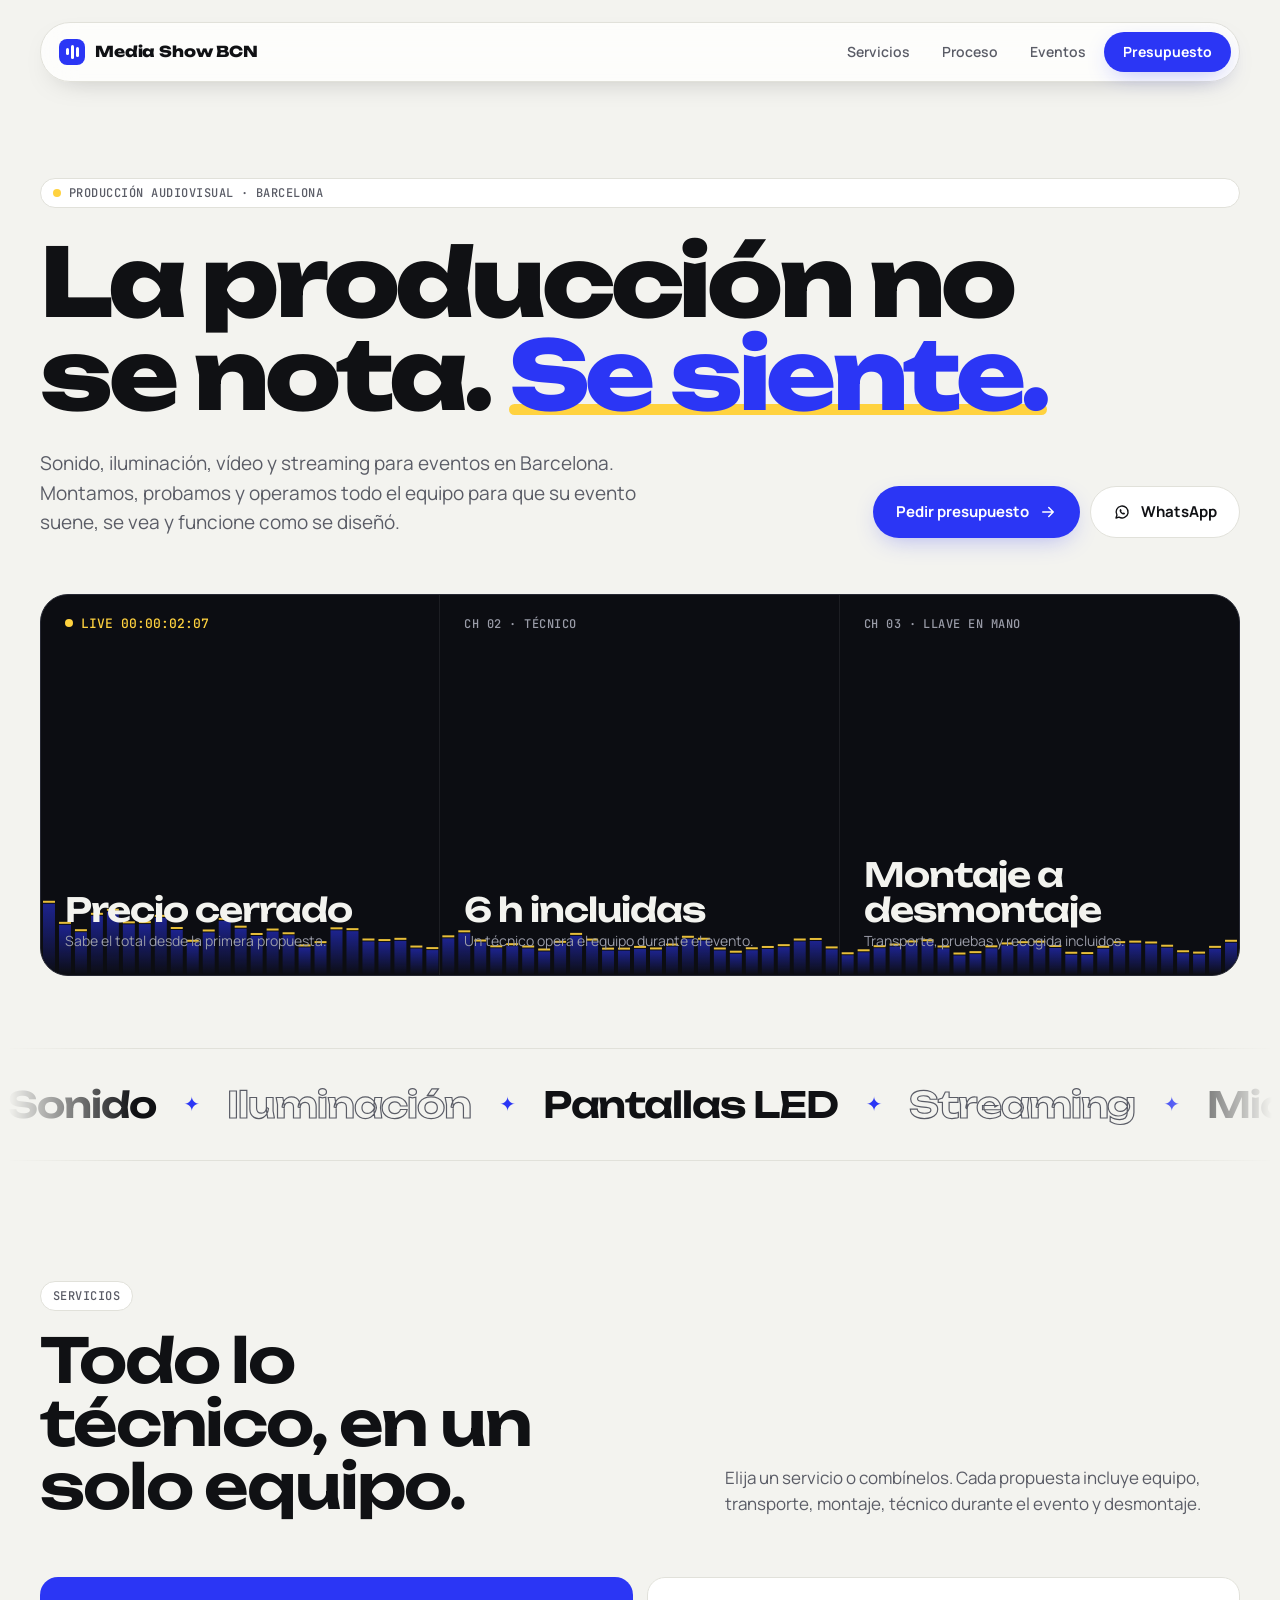
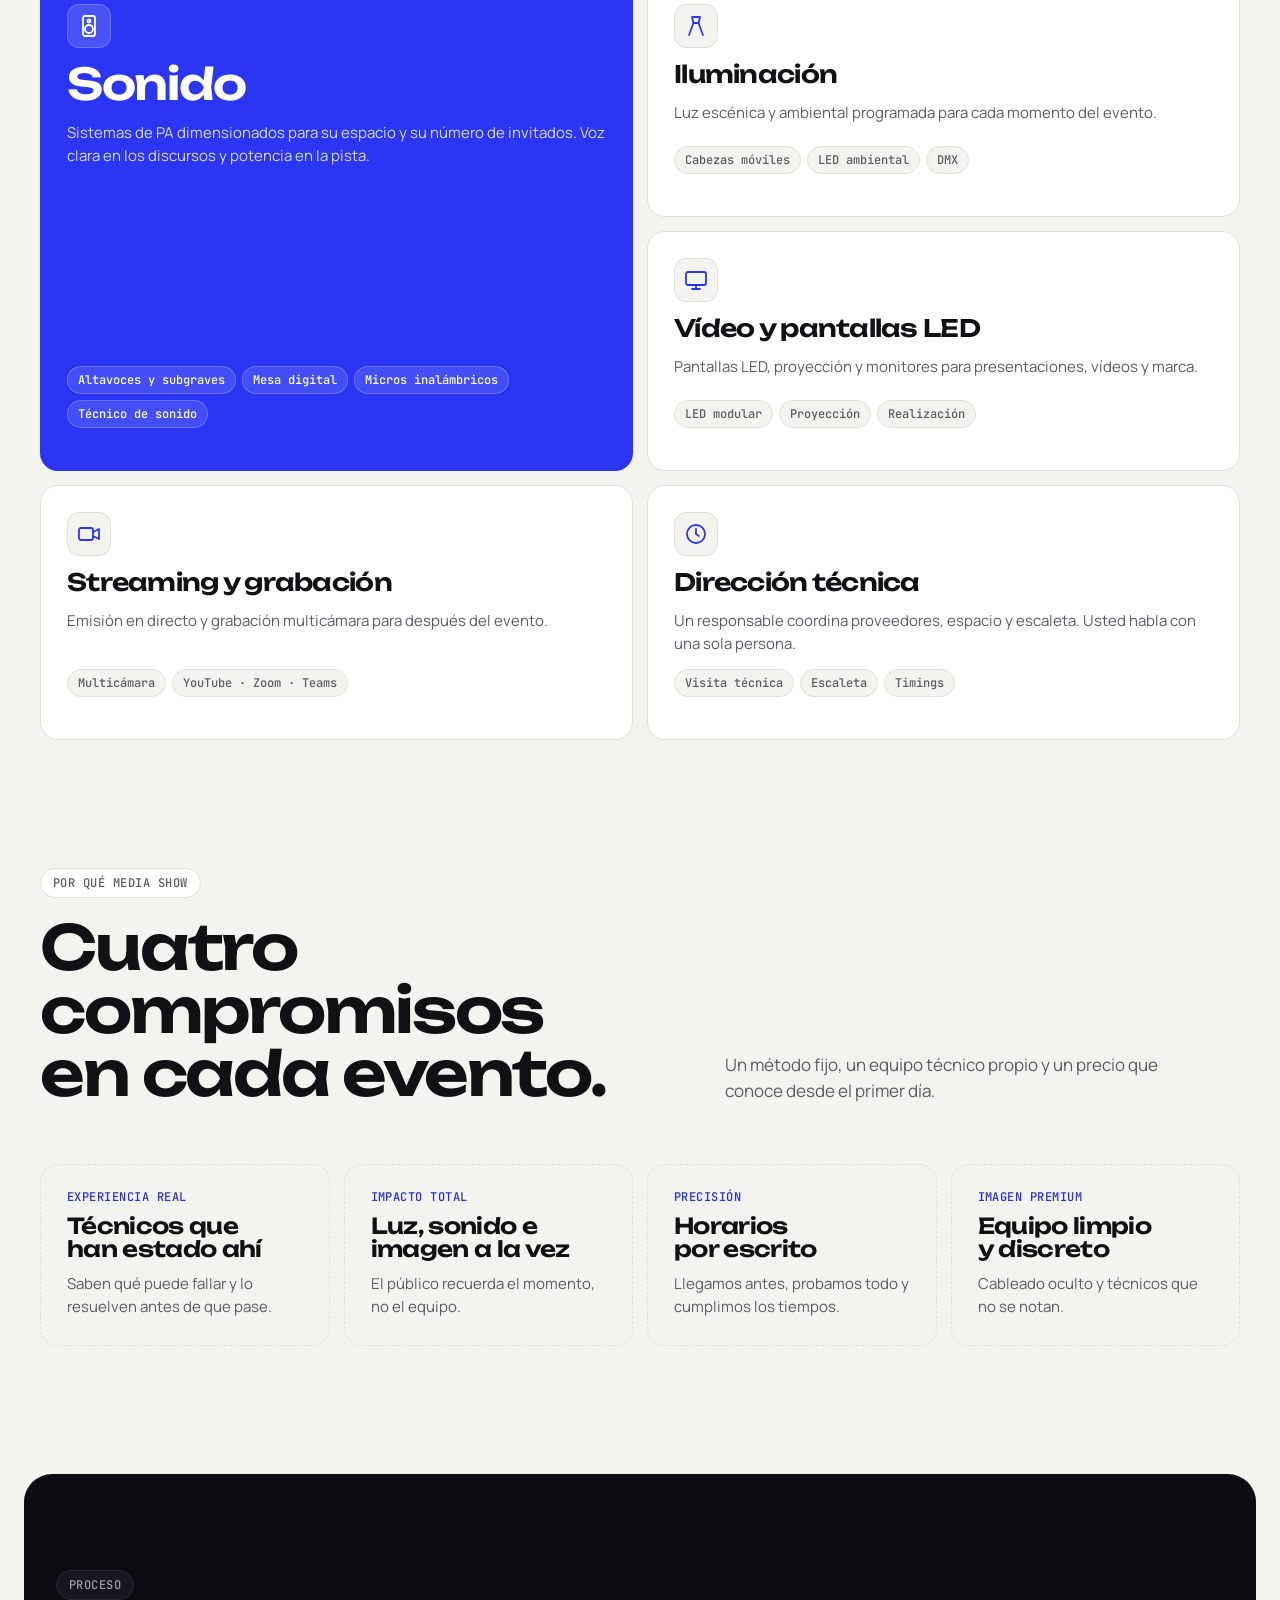
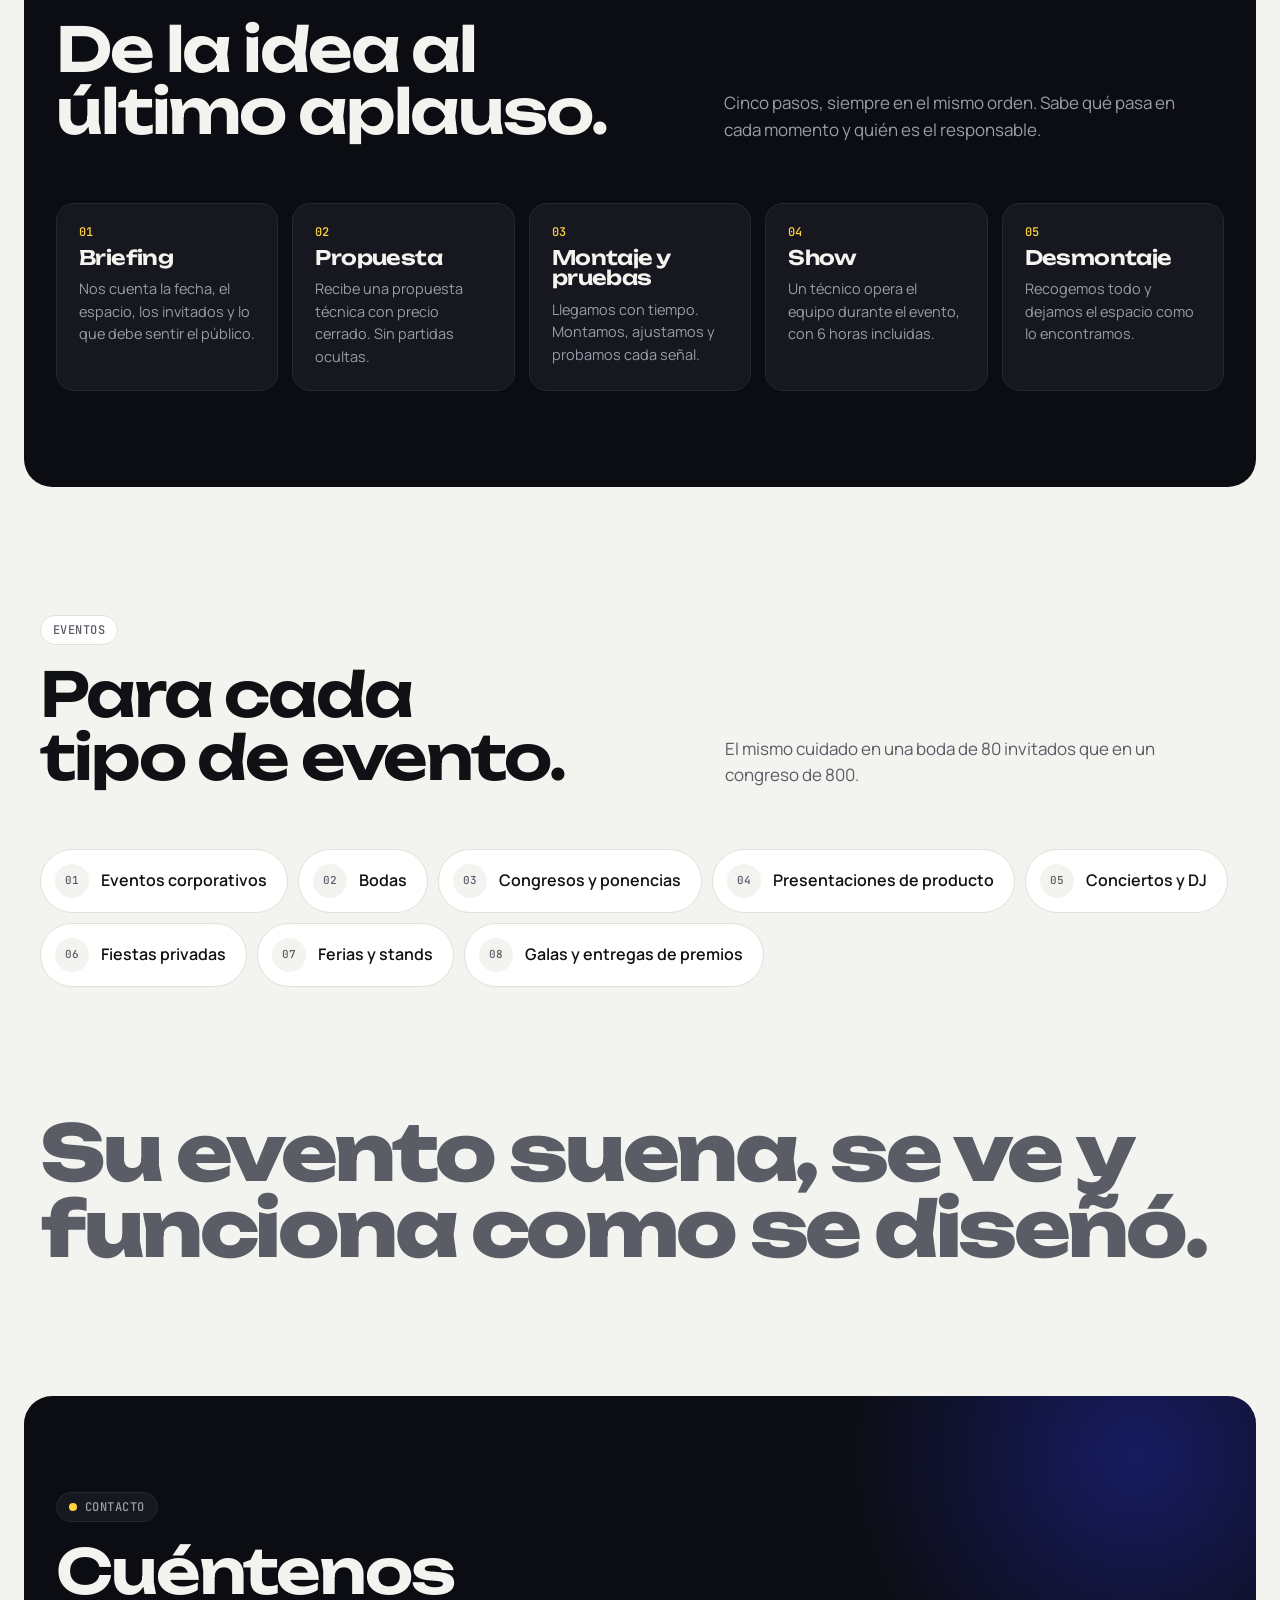
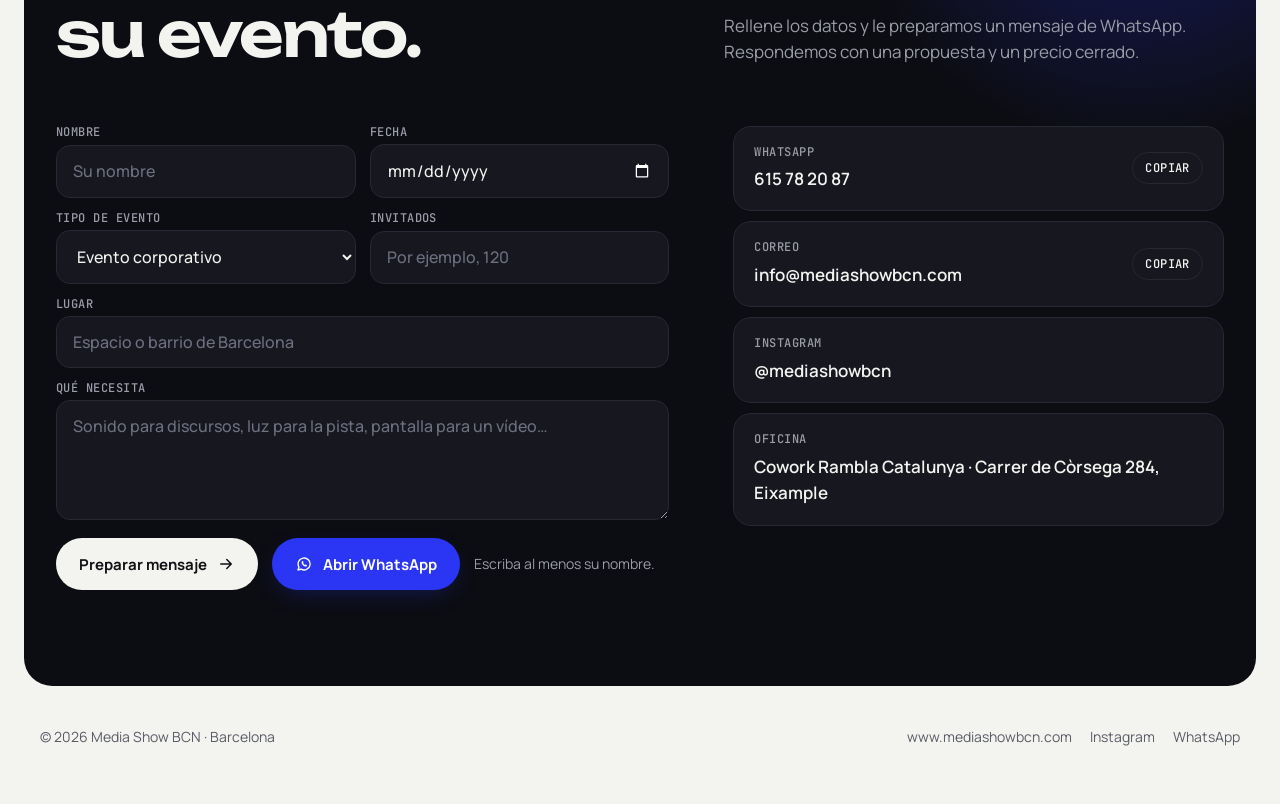
<file: mediashowbcn-landing/index.html>
<!doctype html>
<html lang="es">
<head>
<meta charset="utf-8">
<meta name="viewport" content="width=device-width, initial-scale=1, viewport-fit=cover">
<title>Media Show BCN</title>
<meta name="claude:viewport-fit-sides" content="cover">
<meta name="description" content="Media Show BCN: producción técnica y audiovisual para eventos en Barcelona. Sonido, iluminación, vídeo, pantallas LED y streaming con precio cerrado.">
<link rel="preconnect" href="https://fonts.googleapis.com">
<link rel="preconnect" href="https://fonts.gstatic.com" crossorigin>
<link rel="stylesheet" href="https://fonts.googleapis.com/css2?family=Unbounded:wght@400;600;800&family=Manrope:wght@400;500;600;700&family=JetBrains+Mono:wght@500&display=swap">
<style>
/* Layout: floating pill nav, a rounded "console" hero with a live spectrum, bento grid of services, timeline, then a dark contact panel. Cobalt does the work; signal yellow only marks live/active states. */
:root {
  --bg: #F3F3EF;
  --panel: #FFFFFF;
  --ink: #101114;
  --muted: #5A5C66;
  --line: #E1E1DA;
  --cobalt: #2B36F5;
  --cobalt-ink: #2430D9;
  --on-cobalt: #FFFFFF;
  --signal: #FFD23F;
  --deep: #0C0D12;
  --deep-2: #16171F;
  --deep-line: #262833;
  --deep-ink: #F3F3EF;
  --deep-muted: #9A9CA8;
  --glow: rgba(43,54,245,.35);

  --font-display: "Unbounded", "Arial Black", system-ui, sans-serif;
  --font-sans: "Manrope", "Segoe UI", system-ui, sans-serif;
  --font-mono: "JetBrains Mono", ui-monospace, "SFMono-Regular", Menlo, monospace;

  --r-sm: 10px; --r-md: 18px; --r-lg: 28px; --r-pill: 999px;
  --wrap: 1200px;
  --ease: cubic-bezier(.2,.7,.1,1);
}
@media (prefers-color-scheme: dark) {
  :root:not([data-theme="light"]) {
    --bg: #0C0D12; --panel: #15161D; --ink: #F3F3EF; --muted: #A0A2AE; --line: #262833;
    --cobalt: #5B64FF; --cobalt-ink: #8C93FF; --on-cobalt: #FFFFFF; --glow: rgba(91,100,255,.35);
    --deep: #15161D; --deep-2: #1D1E27; --deep-line: #2C2E3A; color-scheme: dark;
  }
}
:root[data-theme="dark"] {
  --bg: #0C0D12; --panel: #15161D; --ink: #F3F3EF; --muted: #A0A2AE; --line: #262833;
  --cobalt: #5B64FF; --cobalt-ink: #8C93FF; --on-cobalt: #FFFFFF; --glow: rgba(91,100,255,.35);
  --deep: #15161D; --deep-2: #1D1E27; --deep-line: #2C2E3A; color-scheme: dark;
}

*, *::before, *::after { box-sizing: border-box; }
html { scroll-behavior: smooth; }
body {
  background: var(--bg); color: var(--ink);
  font-family: var(--font-sans); font-size: 16px; line-height: 1.55;
  -webkit-font-smoothing: antialiased; overflow-x: hidden;
}
body::before { content: ""; position: fixed; inset: 0 0 auto; height: env(safe-area-inset-top, 0px); z-index: 60; background: var(--bg); }
a { color: inherit; }
h1, h2, h3 { font-family: var(--font-display); font-weight: 600; line-height: 1.02; margin: 0; text-wrap: balance; letter-spacing: -.02em; }
p { margin: 0; }
:focus-visible { outline: 2px solid var(--cobalt); outline-offset: 3px; border-radius: 6px; }

.wrap {
  width: 100%; max-width: calc(var(--wrap) + 64px); margin-inline: auto;
  padding-left: max(16px, env(safe-area-inset-left, 0px));
  padding-right: max(16px, env(safe-area-inset-right, 0px));
}
@media (min-width: 720px) { .wrap { padding-left: max(32px, env(safe-area-inset-left, 0px)); padding-right: max(32px, env(safe-area-inset-right, 0px)); } }

.chip {
  display: inline-flex; align-items: center; gap: 8px;
  font: 500 12px/1 var(--font-mono); letter-spacing: .04em; text-transform: uppercase;
  padding: 8px 12px; border-radius: var(--r-pill); border: 1px solid var(--line); background: var(--panel); color: var(--muted);
}
.dot { width: 8px; height: 8px; border-radius: 50%; background: var(--signal); box-shadow: 0 0 0 0 rgba(255,210,63,.7); animation: pulse 1.8s infinite; }
@keyframes pulse { 70% { box-shadow: 0 0 0 9px rgba(255,210,63,0); } 100% { box-shadow: 0 0 0 0 rgba(255,210,63,0); } }

/* Buttons */
.btn {
  --bx: 0px; --by: 0px;
  display: inline-flex; align-items: center; justify-content: center; gap: 10px;
  font: 700 15px/1 var(--font-sans); text-decoration: none; cursor: pointer;
  padding: 16px 22px; border-radius: var(--r-pill); border: 1px solid transparent;
  transform: translate(var(--bx), var(--by));
  transition: transform .35s var(--ease), background-color .2s, box-shadow .3s, border-color .2s;
}
.btn svg { width: 18px; height: 18px; transition: transform .3s var(--ease); }
.btn:hover svg.arrow { transform: translateX(3px) rotate(-45deg); }
.btn-primary { background: var(--cobalt); color: var(--on-cobalt); box-shadow: 0 8px 24px -8px var(--glow); }
.btn-primary:hover { box-shadow: 0 14px 36px -10px var(--glow); }
.btn-light { background: var(--deep-ink); color: #101114; }
.btn-outline { border-color: var(--deep-line); color: var(--deep-ink); background: rgba(255,255,255,.04); }
.btn-outline:hover { border-color: var(--deep-muted); }

/* Floating nav */
.site-header { position: sticky; top: env(safe-area-inset-top, 0px); z-index: 50; padding-top: 14px; }
.nav-pill {
  display: flex; align-items: center; justify-content: space-between; gap: 16px;
  background: color-mix(in srgb, var(--panel) 78%, transparent);
  backdrop-filter: blur(16px) saturate(1.4); -webkit-backdrop-filter: blur(16px) saturate(1.4);
  border: 1px solid var(--line); border-radius: var(--r-pill); padding: 8px 8px 8px 18px;
  box-shadow: 0 10px 30px -18px rgba(16,17,20,.35);
}
.brand { display: flex; align-items: center; gap: 10px; text-decoration: none; font-family: var(--font-display); font-weight: 800; font-size: 15px; letter-spacing: -.01em; white-space: nowrap; }
.brand-mark { width: 26px; height: 26px; border-radius: 8px; background: var(--cobalt); display: grid; place-items: center; }
.brand-mark i { display: block; width: 3px; background: #fff; border-radius: 2px; margin: 0 1px; animation: eq 1s ease-in-out infinite alternate; }
.brand-mark span { display: flex; align-items: center; height: 14px; }
.brand-mark i:nth-child(1) { height: 50%; animation-delay: -.2s; }
.brand-mark i:nth-child(2) { height: 100%; animation-delay: -.5s; }
.brand-mark i:nth-child(3) { height: 70%; animation-delay: -.8s; }
.nav { display: flex; align-items: center; gap: 4px; }
.nav a:not(.btn) { text-decoration: none; font-size: 14px; font-weight: 600; color: var(--muted); padding: 10px 14px; border-radius: var(--r-pill); transition: background-color .2s, color .2s; }
.nav a:not(.btn):hover { color: var(--ink); background: var(--bg); }
.nav .btn { padding: 12px 18px; font-size: 14px; }
@media (max-width: 820px) { .nav a:not(.btn) { display: none; } }

/* Hero */
.hero { padding-block: clamp(48px, 8vw, 96px) clamp(32px, 5vw, 56px); }
.hero-top { display: grid; gap: 28px; }
.hero h1 { font-size: clamp(40px, 7.4vw, 104px); font-weight: 800; letter-spacing: -.045em; line-height: .98; max-width: 14ch; }
.hero h1 .w { display: inline-block; animation: up .9s var(--ease) both; }
.hero h1 .w:nth-child(2) { animation-delay: .06s; } .hero h1 .w:nth-child(3) { animation-delay: .12s; }
.hero h1 .w:nth-child(4) { animation-delay: .18s; } .hero h1 .w:nth-child(5) { animation-delay: .24s; }
.hero h1 .w:nth-child(6) { animation-delay: .30s; }
.hero h1 .hl { color: var(--cobalt); position: relative; white-space: nowrap; }
.hero h1 .hl::after {
  content: ""; position: absolute; left: 0; right: 0; bottom: .06em; height: .12em; border-radius: 99px;
  background: var(--signal); z-index: -1; transform-origin: left; animation: draw .8s .7s var(--ease) both;
}
@keyframes up { from { transform: translateY(40%); opacity: 0; filter: blur(8px); } to { transform: none; opacity: 1; filter: none; } }
@keyframes draw { from { transform: scaleX(0); } to { transform: scaleX(1); } }
.hero-row { display: grid; grid-template-columns: minmax(0, 1fr) auto; gap: 24px 48px; align-items: end; animation: up .9s .4s var(--ease) both; }
.hero-lead { max-width: 50ch; font-size: clamp(17px, 1.5vw, 19px); color: var(--muted); }
.hero-ctas { display: flex; flex-wrap: wrap; gap: 10px; }
@media (max-width: 820px) { .hero-row { grid-template-columns: 1fr; } }

/* Console: the live stage card */
.console {
  position: relative; margin-top: clamp(36px, 5vw, 56px); border-radius: var(--r-lg); overflow: hidden;
  background: var(--deep); color: var(--deep-ink); border: 1px solid var(--deep-line);
  isolation: isolate; animation: up 1s .5s var(--ease) both;
}
.console canvas { position: absolute; inset: 0; width: 100%; height: 100%; z-index: -1; }
.console-inner { display: grid; grid-template-columns: repeat(3, minmax(0, 1fr)); min-height: clamp(260px, 32vw, 380px); }
.console-cell { padding: 22px 24px; display: flex; flex-direction: column; justify-content: space-between; gap: 18px; border-right: 1px solid rgba(255,255,255,.07); }
.console-cell:last-child { border-right: 0; }
.mono { font: 500 12px/1.3 var(--font-mono); letter-spacing: .04em; text-transform: uppercase; color: var(--deep-muted); }
.console-cell strong { display: block; font-family: var(--font-display); font-weight: 600; font-size: clamp(22px, 2.6vw, 34px); letter-spacing: -.03em; line-height: 1.05; }
.console-cell .sub { font-size: 14px; color: var(--deep-muted); }
.tc { font: 500 13px/1 var(--font-mono); color: var(--signal); font-variant-numeric: tabular-nums; display: inline-flex; gap: 8px; align-items: center; }
@media (max-width: 760px) {
  .console-inner { grid-template-columns: 1fr; min-height: 0; }
  .console-cell { border-right: 0; border-bottom: 1px solid rgba(255,255,255,.07); min-height: 120px; }
  .console-cell:last-child { border-bottom: 0; }
}

/* Marquee */
.marquee { overflow: hidden; padding-block: 28px; border-block: 1px solid var(--line); margin-top: clamp(40px, 6vw, 72px); mask-image: linear-gradient(90deg, transparent, #000 10%, #000 90%, transparent); -webkit-mask-image: linear-gradient(90deg, transparent, #000 10%, #000 90%, transparent); }
.marquee-track { display: flex; width: max-content; animation: marquee 36s linear infinite; }
.marquee:hover .marquee-track { animation-play-state: paused; }
.marquee span { font-family: var(--font-display); font-weight: 600; font-size: clamp(22px, 3vw, 36px); letter-spacing: -.03em; white-space: nowrap; display: inline-flex; align-items: center; color: var(--ink); }
.marquee span:nth-child(even) { color: transparent; -webkit-text-stroke: 1.2px var(--muted); }
.marquee span::after { content: "✦"; font-size: .55em; color: var(--cobalt); margin-inline: 28px; -webkit-text-stroke: 0; }
@keyframes marquee { to { transform: translateX(-50%); } }

/* Sections */
section { scroll-margin-top: 96px; }
.band { padding-block: clamp(72px, 10vw, 128px); }
.head { display: grid; grid-template-columns: minmax(0, 1.1fr) minmax(0, .9fr); gap: 20px 56px; align-items: end; margin-bottom: clamp(36px, 5vw, 60px); }
.head h2 { font-size: clamp(34px, 4.8vw, 64px); margin-top: 18px; letter-spacing: -.035em; }
.head p { color: var(--muted); font-size: 17px; max-width: 48ch; }
@media (max-width: 860px) { .head { grid-template-columns: 1fr; } }

.reveal { transition: transform .9s var(--ease), opacity .9s var(--ease); }
.js .reveal.pending { transform: translateY(26px); opacity: .25; }

/* Bento services */
.bento { display: grid; grid-template-columns: repeat(6, minmax(0, 1fr)); gap: 14px; }
.tile {
  --mx: 50%; --my: 50%;
  position: relative; overflow: hidden; border-radius: var(--r-md); background: var(--panel); border: 1px solid var(--line);
  padding: 26px; display: flex; flex-direction: column; gap: 14px; min-height: 240px; min-width: 0;
  transition: transform .4s var(--ease), border-color .3s;
}
.tile::before {
  content: ""; position: absolute; inset: 0; pointer-events: none; opacity: 0; transition: opacity .3s;
  background: radial-gradient(360px circle at var(--mx) var(--my), var(--glow), transparent 60%);
}
.tile:hover { transform: translateY(-4px); border-color: color-mix(in srgb, var(--cobalt) 40%, var(--line)); }
.tile:hover::before { opacity: .55; }
.tile > * { position: relative; }
.tile .ico { width: 44px; height: 44px; border-radius: 12px; display: grid; place-items: center; background: var(--bg); color: var(--cobalt); border: 1px solid var(--line); }
.tile .ico svg { width: 24px; height: 24px; }
.tile h3 { font-size: 24px; letter-spacing: -.03em; }
.tile p { color: var(--muted); font-size: 15px; }
.tags { display: flex; flex-wrap: wrap; gap: 6px; margin-top: auto; padding: 0; list-style: none; }
.tags li { font: 500 12px/1 var(--font-mono); padding: 7px 10px; border-radius: var(--r-pill); background: var(--bg); color: var(--muted); border: 1px solid var(--line); }
.t-sound { grid-column: span 3; grid-row: span 2; background: var(--cobalt); color: var(--on-cobalt); border-color: transparent; }
.t-sound p { color: rgba(255,255,255,.82); }
.t-sound .ico { background: rgba(255,255,255,.14); color: #fff; border-color: rgba(255,255,255,.2); }
.t-sound .tags li { background: rgba(255,255,255,.12); color: #fff; border-color: rgba(255,255,255,.2); }
.t-sound h3 { font-size: clamp(30px, 3.4vw, 44px); }
.t-sound::before { background: radial-gradient(360px circle at var(--mx) var(--my), rgba(255,255,255,.22), transparent 60%); }
.t-sound .bars { display: flex; align-items: end; gap: 5px; height: 90px; margin-top: 8px; }
.t-sound .bars i { flex: 1; background: rgba(255,255,255,.85); border-radius: 4px 4px 1px 1px; animation: eq 1.1s ease-in-out infinite alternate; transform-origin: bottom; }
@keyframes eq { from { transform: scaleY(.2); } to { transform: scaleY(1); } }
.t-light { grid-column: span 3; }
.t-video { grid-column: span 3; }
.t-stream { grid-column: span 3; }
.t-tech { grid-column: span 3; }
@media (max-width: 960px) {
  .bento { grid-template-columns: repeat(2, minmax(0, 1fr)); }
  .t-sound { grid-column: 1 / -1; grid-row: auto; }
  .t-light, .t-video, .t-stream, .t-tech { grid-column: span 1; }
}
@media (max-width: 600px) { .bento { grid-template-columns: 1fr; } .t-light, .t-video, .t-stream, .t-tech { grid-column: 1 / -1; } }

/* Pillars */
.pillars { display: grid; grid-template-columns: repeat(4, minmax(0, 1fr)); gap: 14px; }
.pillar { padding: 26px; border-radius: var(--r-md); border: 1px dashed var(--line); display: grid; gap: 12px; align-content: start; }
.pillar .k { font: 500 12px/1 var(--font-mono); color: var(--cobalt-ink); text-transform: uppercase; letter-spacing: .04em; }
.pillar h3 { font-size: 22px; letter-spacing: -.03em; }
.pillar p { color: var(--muted); font-size: 15px; }
@media (max-width: 960px) { .pillars { grid-template-columns: repeat(2, minmax(0, 1fr)); } }
@media (max-width: 560px) { .pillars { grid-template-columns: 1fr; } }

/* Process timeline (a real sequence) */
.process { background: var(--deep); color: var(--deep-ink); border-radius: var(--r-lg); overflow: hidden; position: relative; }
.process .wrap { padding-block: clamp(56px, 8vw, 96px); }
.process .chip { background: var(--deep-2); border-color: var(--deep-line); color: var(--deep-muted); }
.process .head p { color: var(--deep-muted); }
.process-outer { padding-left: max(8px, env(safe-area-inset-left, 0px)); padding-right: max(8px, env(safe-area-inset-right, 0px)); }
@media (min-width: 720px) { .process-outer { padding-left: max(16px, env(safe-area-inset-left, 0px)); padding-right: max(16px, env(safe-area-inset-right, 0px)); } }
.steps { list-style: none; margin: 0; padding: 0; display: grid; grid-template-columns: repeat(5, minmax(0, 1fr)); gap: 14px; counter-reset: s; }
.step { counter-increment: s; background: var(--deep-2); border: 1px solid var(--deep-line); border-radius: var(--r-md); padding: 22px; display: grid; gap: 10px; align-content: start; position: relative; overflow: hidden; }
.step::before { content: "0" counter(s); font: 500 12px/1 var(--font-mono); color: var(--signal); }
.step h3 { font-size: 20px; letter-spacing: -.03em; }
.step p { color: var(--deep-muted); font-size: 14.5px; }
.step .bar { position: absolute; left: 0; bottom: 0; height: 3px; width: 100%; background: var(--cobalt); transform-origin: left; transform: scaleX(var(--f, 1)); }
@media (max-width: 1000px) { .steps { grid-template-columns: 1fr; } }

/* Events */
.events { display: flex; flex-wrap: wrap; gap: 10px; }
.event {
  display: inline-flex; align-items: center; gap: 12px; padding: 14px 20px 14px 14px; border-radius: var(--r-pill);
  background: var(--panel); border: 1px solid var(--line); font-weight: 600; font-size: 16px;
  transition: background-color .25s, color .25s, transform .3s var(--ease), border-color .25s;
}
.event b { width: 34px; height: 34px; border-radius: 50%; display: grid; place-items: center; background: var(--bg); font: 500 11px/1 var(--font-mono); color: var(--muted); transition: background-color .25s, color .25s; }
.event:hover { background: var(--ink); color: var(--bg); transform: translateY(-2px); border-color: var(--ink); }
.event:hover b { background: var(--signal); color: #101114; }
.events-note { margin-top: 22px; color: var(--muted); font-size: 15px; max-width: 60ch; }

/* Motto */
.motto { text-align: left; }
.motto blockquote { margin: 0; font-family: var(--font-display); font-weight: 800; font-size: clamp(34px, 6vw, 84px); line-height: 1; letter-spacing: -.045em; max-width: 18ch; }
.motto blockquote span { color: var(--muted); transition: color .5s var(--ease); }
.motto blockquote span.on { color: var(--ink); }
.motto blockquote span.on.c { color: var(--cobalt); }

/* Contact */
.contact { background: var(--deep); color: var(--deep-ink); border-radius: var(--r-lg); overflow: hidden; position: relative; isolation: isolate; }
.contact::before { content: ""; position: absolute; width: 640px; height: 640px; right: -200px; top: -260px; z-index: -1; border-radius: 50%; background: radial-gradient(circle, var(--glow), transparent 65%); animation: drift 12s ease-in-out infinite alternate; }
@keyframes drift { to { transform: translate(-120px, 120px); } }
.contact .wrap { padding-block: clamp(56px, 8vw, 96px); }
.contact .chip { background: var(--deep-2); border-color: var(--deep-line); color: var(--deep-muted); }
.contact .head p { color: var(--deep-muted); }
.contact-grid { display: grid; grid-template-columns: minmax(0, 1.25fr) minmax(0, 1fr); gap: clamp(28px, 5vw, 64px); align-items: start; }
@media (max-width: 920px) { .contact-grid { grid-template-columns: 1fr; } }
.form { display: grid; grid-template-columns: repeat(2, minmax(0, 1fr)); gap: 14px; }
.field { display: grid; gap: 6px; min-width: 0; }
.field.full { grid-column: 1 / -1; }
.field label { font: 500 12px/1 var(--font-mono); letter-spacing: .04em; text-transform: uppercase; color: var(--deep-muted); }
.field input, .field select, .field textarea {
  font: 500 16px/1.4 var(--font-sans); color: var(--deep-ink); background: var(--deep-2);
  border: 1px solid var(--deep-line); border-radius: 14px; padding: 14px 16px; width: 100%;
  transition: border-color .2s, box-shadow .2s; color-scheme: dark;
}
.field input::placeholder, .field textarea::placeholder { color: #6E7080; }
.field textarea { min-height: 120px; resize: vertical; }
.field input:focus, .field select:focus, .field textarea:focus { outline: none; border-color: var(--cobalt); box-shadow: 0 0 0 4px var(--glow); }
.form-actions { grid-column: 1 / -1; display: flex; flex-wrap: wrap; align-items: center; gap: 14px; margin-top: 4px; }
.form-note { font-size: 14px; color: var(--deep-muted); }
.form-note[data-state="ok"] { color: var(--signal); }
@media (max-width: 560px) { .form { grid-template-columns: 1fr; } }

.cards { display: grid; gap: 10px; }
.ccard { background: var(--deep-2); border: 1px solid var(--deep-line); border-radius: var(--r-md); padding: 18px 20px; display: flex; align-items: center; justify-content: space-between; gap: 14px; flex-wrap: wrap; }
.ccard .mono { display: block; margin-bottom: 6px; }
.ccard strong { font-weight: 600; font-size: 17px; overflow-wrap: anywhere; user-select: all; }
.ccard a { text-decoration: none; }
.ccard a:hover { color: var(--signal); }
.copy { all: unset; cursor: pointer; font: 500 12px/1 var(--font-mono); text-transform: uppercase; letter-spacing: .04em; color: var(--deep-ink); padding: 9px 12px; border-radius: var(--r-pill); border: 1px solid var(--deep-line); transition: background-color .2s; }
.copy:hover { background: rgba(255,255,255,.06); }
.copy:focus-visible { outline: 2px solid var(--signal); outline-offset: 2px; }

/* Footer */
.site-footer .wrap { padding-block: 40px 48px; display: flex; flex-wrap: wrap; align-items: center; justify-content: space-between; gap: 18px; color: var(--muted); font-size: 14px; }
.site-footer nav { display: flex; flex-wrap: wrap; gap: 18px; }
.site-footer a { text-decoration: none; }
.site-footer a:hover { color: var(--ink); }

@media (prefers-reduced-motion: reduce) {
  *, *::before, *::after { animation-duration: .001ms !important; animation-iteration-count: 1 !important; transition-duration: .001ms !important; }
  html { scroll-behavior: auto; }
  .marquee-track { animation: none; }
}
</style>

</head>
<body>
<svg width="0" height="0" style="position:absolute" aria-hidden="true">
  <defs>
    <symbol id="i-arrow" viewBox="0 0 24 24"><path d="M5 12h14M13 6l6 6-6 6" fill="none" stroke="currentColor" stroke-width="2" stroke-linecap="round" stroke-linejoin="round"/></symbol>
    <symbol id="i-wa" viewBox="0 0 24 24"><path d="M4 20l1.3-3.9A8 8 0 1 1 8 18.8L4 20z" fill="none" stroke="currentColor" stroke-width="1.8" stroke-linejoin="round"/><path d="M9.2 8.6c.2-.4.5-.5.8-.4l.7.1.8 1.8-.6.8c.5 1 1.3 1.8 2.3 2.3l.8-.6 1.8.8.1.7c.1.3 0 .6-.4.8-1.3.8-3.2.3-4.9-1.4S8.4 9.9 9.2 8.6z" fill="currentColor"/></symbol>
  </defs>
</svg>

<header class="site-header">
  <div class="wrap">
    <div class="nav-pill">
      <a class="brand" href="#inicio" aria-label="Media Show BCN, inicio">
        <span class="brand-mark" aria-hidden="true"><span><i></i><i></i><i></i></span></span>
        Media Show BCN
      </a>
      <nav class="nav" aria-label="Principal">
        <a href="#servicios">Servicios</a>
        <a href="#proceso">Proceso</a>
        <a href="#eventos">Eventos</a>
        <a class="btn btn-primary" href="#contacto">Presupuesto</a>
      </nav>
    </div>
  </div>
</header>

<main>
  <section class="hero" id="inicio" aria-labelledby="hero-title">
    <div class="wrap">
      <div class="hero-top">
        <span class="chip"><span class="dot"></span>Producción audiovisual · Barcelona</span>
        <h1 id="hero-title"><span class="w">La</span> <span class="w">producción</span> <span class="w">no</span> <span class="w">se</span> <span class="w">nota.</span> <span class="w hl">Se siente.</span></h1>
        <div class="hero-row">
          <p class="hero-lead">Sonido, iluminación, vídeo y streaming para eventos en Barcelona. Montamos, probamos y operamos todo el equipo para que su evento suene, se vea y funcione como se diseñó.</p>
          <div class="hero-ctas">
            <a class="btn btn-primary magnetic" href="#contacto">Pedir presupuesto <svg class="arrow" aria-hidden="true"><use href="#i-arrow"/></svg></a>
            <a class="btn magnetic" style="border-color:var(--line);background:var(--panel)" href="https://wa.me/34615782087" target="_blank" rel="noopener"><svg aria-hidden="true"><use href="#i-wa"/></svg> WhatsApp</a>
          </div>
        </div>
      </div>

      <div class="console" aria-label="Resumen del servicio">
        <canvas id="spectrum" aria-hidden="true"></canvas>
        <div class="console-inner">
          <div class="console-cell">
            <span class="tc"><span class="dot"></span>LIVE <span id="tc">00:00:00:00</span></span>
            <div><strong>Precio cerrado</strong><span class="sub">Sabe el total desde la primera propuesta.</span></div>
          </div>
          <div class="console-cell">
            <span class="mono">CH 02 · Técnico</span>
            <div><strong>6 h incluidas</strong><span class="sub">Un técnico opera el equipo durante el evento.</span></div>
          </div>
          <div class="console-cell">
            <span class="mono">CH 03 · Llave en mano</span>
            <div><strong>Montaje a desmontaje</strong><span class="sub">Transporte, pruebas y recogida incluidos.</span></div>
          </div>
        </div>
      </div>
    </div>

    <div class="marquee" aria-hidden="true">
      <div class="marquee-track">
        <span>Sonido</span><span>Iluminación</span><span>Pantallas LED</span><span>Streaming</span><span>Microfonía</span><span>Vídeo</span><span>Dirección técnica</span><span>DJ</span>
        <span>Sonido</span><span>Iluminación</span><span>Pantallas LED</span><span>Streaming</span><span>Microfonía</span><span>Vídeo</span><span>Dirección técnica</span><span>DJ</span>
      </div>
    </div>
  </section>

  <section class="band" id="servicios" aria-labelledby="servicios-title" style="padding-top: clamp(32px, 5vw, 64px)">
    <div class="wrap">
      <div class="head reveal">
        <div>
          <span class="chip">Servicios</span>
          <h2 id="servicios-title">Todo lo técnico, en un solo equipo.</h2>
        </div>
        <p>Elija un servicio o combínelos. Cada propuesta incluye equipo, transporte, montaje, técnico durante el evento y desmontaje.</p>
      </div>
      <div class="bento">
        <article class="tile t-sound reveal">
          <span class="ico"><svg viewBox="0 0 24 24" fill="none" stroke="currentColor" stroke-width="1.8" stroke-linecap="round" stroke-linejoin="round"><rect x="6" y="2" width="12" height="20" rx="2"/><circle cx="12" cy="15" r="4"/><circle cx="12" cy="7" r="1.5"/></svg></span>
          <h3>Sonido</h3>
          <p>Sistemas de PA dimensionados para su espacio y su número de invitados. Voz clara en los discursos y potencia en la pista.</p>
          <div class="bars" aria-hidden="true"><i></i><i></i><i></i><i></i><i></i><i></i><i></i><i></i><i></i><i></i><i></i><i></i><i></i><i></i><i></i><i></i></div>
          <ul class="tags"><li>Altavoces y subgraves</li><li>Mesa digital</li><li>Micros inalámbricos</li><li>Técnico de sonido</li></ul>
        </article>
        <article class="tile t-light reveal">
          <span class="ico"><svg viewBox="0 0 24 24" fill="none" stroke="currentColor" stroke-width="1.8" stroke-linecap="round" stroke-linejoin="round"><path d="M8 3h8l-1.5 6h-5z"/><path d="M9.5 9 5 21M14.5 9 19 21"/></svg></span>
          <h3>Iluminación</h3>
          <p>Luz escénica y ambiental programada para cada momento del evento.</p>
          <ul class="tags"><li>Cabezas móviles</li><li>LED ambiental</li><li>DMX</li></ul>
        </article>
        <article class="tile t-video reveal">
          <span class="ico"><svg viewBox="0 0 24 24" fill="none" stroke="currentColor" stroke-width="1.8" stroke-linecap="round" stroke-linejoin="round"><rect x="2" y="4" width="20" height="13" rx="2"/><path d="M8 21h8M12 17v4"/></svg></span>
          <h3>Vídeo y pantallas LED</h3>
          <p>Pantallas LED, proyección y monitores para presentaciones, vídeos y marca.</p>
          <ul class="tags"><li>LED modular</li><li>Proyección</li><li>Realización</li></ul>
        </article>
        <article class="tile t-stream reveal">
          <span class="ico"><svg viewBox="0 0 24 24" fill="none" stroke="currentColor" stroke-width="1.8" stroke-linecap="round" stroke-linejoin="round"><rect x="2" y="6" width="14" height="12" rx="2"/><path d="m16 10 6-3v10l-6-3"/></svg></span>
          <h3>Streaming y grabación</h3>
          <p>Emisión en directo y grabación multicámara para después del evento.</p>
          <ul class="tags"><li>Multicámara</li><li>YouTube · Zoom · Teams</li></ul>
        </article>
        <article class="tile t-tech reveal">
          <span class="ico"><svg viewBox="0 0 24 24" fill="none" stroke="currentColor" stroke-width="1.8" stroke-linecap="round" stroke-linejoin="round"><circle cx="12" cy="12" r="9"/><path d="M12 7v5l3 2"/></svg></span>
          <h3>Dirección técnica</h3>
          <p>Un responsable coordina proveedores, espacio y escaleta. Usted habla con una sola persona.</p>
          <ul class="tags"><li>Visita técnica</li><li>Escaleta</li><li>Timings</li></ul>
        </article>
      </div>
    </div>
  </section>

  <section class="band" id="pilares" aria-labelledby="pilares-title" style="padding-top: 0">
    <div class="wrap">
      <div class="head reveal">
        <div>
          <span class="chip">Por qué Media Show</span>
          <h2 id="pilares-title">Cuatro compromisos en cada evento.</h2>
        </div>
        <p>Un método fijo, un equipo técnico propio y un precio que conoce desde el primer día.</p>
      </div>
      <div class="pillars">
        <article class="pillar reveal"><span class="k">Experiencia real</span><h3>Técnicos que han estado ahí</h3><p>Saben qué puede fallar y lo resuelven antes de que pase.</p></article>
        <article class="pillar reveal"><span class="k">Impacto total</span><h3>Luz, sonido e imagen a la vez</h3><p>El público recuerda el momento, no el equipo.</p></article>
        <article class="pillar reveal"><span class="k">Precisión</span><h3>Horarios por escrito</h3><p>Llegamos antes, probamos todo y cumplimos los tiempos.</p></article>
        <article class="pillar reveal"><span class="k">Imagen premium</span><h3>Equipo limpio y discreto</h3><p>Cableado oculto y técnicos que no se notan.</p></article>
      </div>
    </div>
  </section>

  <div class="process-outer">
    <section class="process" id="proceso" aria-labelledby="proceso-title">
      <div class="wrap">
        <div class="head reveal">
          <div>
            <span class="chip">Proceso</span>
            <h2 id="proceso-title">De la idea al último aplauso.</h2>
          </div>
          <p>Cinco pasos, siempre en el mismo orden. Sabe qué pasa en cada momento y quién es el responsable.</p>
        </div>
        <ol class="steps" id="steps">
          <li class="step"><h3>Briefing</h3><p>Nos cuenta la fecha, el espacio, los invitados y lo que debe sentir el público.</p><span class="bar" aria-hidden="true"></span></li>
          <li class="step"><h3>Propuesta</h3><p>Recibe una propuesta técnica con precio cerrado. Sin partidas ocultas.</p><span class="bar" aria-hidden="true"></span></li>
          <li class="step"><h3>Montaje y pruebas</h3><p>Llegamos con tiempo. Montamos, ajustamos y probamos cada señal.</p><span class="bar" aria-hidden="true"></span></li>
          <li class="step"><h3>Show</h3><p>Un técnico opera el equipo durante el evento, con 6 horas incluidas.</p><span class="bar" aria-hidden="true"></span></li>
          <li class="step"><h3>Desmontaje</h3><p>Recogemos todo y dejamos el espacio como lo encontramos.</p><span class="bar" aria-hidden="true"></span></li>
        </ol>
      </div>
    </section>
  </div>

  <section class="band" id="eventos" aria-labelledby="eventos-title">
    <div class="wrap">
      <div class="head reveal">
        <div>
          <span class="chip">Eventos</span>
          <h2 id="eventos-title">Para cada tipo de evento.</h2>
        </div>
        <p>El mismo cuidado en una boda de 80 invitados que en un congreso de 800.</p>
      </div>
      <div class="events reveal">
        <span class="event"><b>01</b>Eventos corporativos</span>
        <span class="event"><b>02</b>Bodas</span>
        <span class="event"><b>03</b>Congresos y ponencias</span>
        <span class="event"><b>04</b>Presentaciones de producto</span>
        <span class="event"><b>05</b>Conciertos y DJ</span>
        <span class="event"><b>06</b>Fiestas privadas</span>
        <span class="event"><b>07</b>Ferias y stands</span>
        <span class="event"><b>08</b>Galas y entregas de premios</span>
      </div>
    </div>
  </section>

  <section class="band motto" aria-label="Lema" style="padding-top: 0">
    <div class="wrap">
      <blockquote id="motto">Su evento suena, se ve y funciona como se diseñó.</blockquote>
    </div>
  </section>

  <div class="process-outer">
    <section class="contact" id="contacto" aria-labelledby="contacto-title">
      <div class="wrap">
        <div class="head reveal">
          <div>
            <span class="chip"><span class="dot"></span>Contacto</span>
            <h2 id="contacto-title">Cuéntenos su evento.</h2>
          </div>
          <p>Rellene los datos y le preparamos un mensaje de WhatsApp. Respondemos con una propuesta y un precio cerrado.</p>
        </div>
        <div class="contact-grid">
          <form class="form" id="quote" novalidate>
            <div class="field"><label for="f-name">Nombre</label><input id="f-name" name="name" autocomplete="name" required placeholder="Su nombre"></div>
            <div class="field"><label for="f-date">Fecha</label><input id="f-date" name="date" type="date"></div>
            <div class="field"><label for="f-type">Tipo de evento</label>
              <select id="f-type" name="type">
                <option>Evento corporativo</option><option>Boda</option><option>Congreso o ponencia</option><option>Presentación de producto</option><option>Concierto o DJ</option><option>Fiesta privada</option><option>Otro</option>
              </select>
            </div>
            <div class="field"><label for="f-guests">Invitados</label><input id="f-guests" name="guests" type="number" min="1" inputmode="numeric" placeholder="Por ejemplo, 120"></div>
            <div class="field full"><label for="f-place">Lugar</label><input id="f-place" name="place" placeholder="Espacio o barrio de Barcelona"></div>
            <div class="field full"><label for="f-msg">Qué necesita</label><textarea id="f-msg" name="msg" placeholder="Sonido para discursos, luz para la pista, pantalla para un vídeo…"></textarea></div>
            <div class="form-actions">
              <button class="btn btn-light magnetic" type="submit">Preparar mensaje <svg class="arrow" aria-hidden="true"><use href="#i-arrow"/></svg></button>
              <a class="btn btn-primary" id="wa-send" href="https://wa.me/34615782087" target="_blank" rel="noopener" hidden><svg aria-hidden="true"><use href="#i-wa"/></svg> Abrir WhatsApp</a>
              <p class="form-note" id="form-note" role="status">Escriba al menos su nombre.</p>
            </div>
          </form>

          <div class="cards reveal" aria-label="Datos de contacto">
            <div class="ccard"><div><span class="mono">WhatsApp</span><strong><a href="https://wa.me/34615782087" target="_blank" rel="noopener">615 78 20 87</a></strong></div><button class="copy" type="button" data-copy="615 78 20 87">Copiar</button></div>
            <div class="ccard"><div><span class="mono">Correo</span><strong>info@mediashowbcn.com</strong></div><button class="copy" type="button" data-copy="info@mediashowbcn.com">Copiar</button></div>
            <div class="ccard"><div><span class="mono">Instagram</span><strong><a href="https://www.instagram.com/mediashowbcn/" target="_blank" rel="noopener">@mediashowbcn</a></strong></div></div>
            <div class="ccard"><div><span class="mono">Oficina</span><strong>Cowork Rambla Catalunya · Carrer de Còrsega 284, Eixample</strong></div></div>
          </div>
        </div>
      </div>
    </section>
  </div>
</main>

<footer class="site-footer">
  <div class="wrap">
    <span>© <span id="year">2026</span> Media Show BCN · Barcelona</span>
    <nav aria-label="Pie">
      <a href="https://www.mediashowbcn.com" target="_blank" rel="noopener">www.mediashowbcn.com</a>
      <a href="https://www.instagram.com/mediashowbcn/" target="_blank" rel="noopener">Instagram</a>
      <a href="https://wa.me/34615782087" target="_blank" rel="noopener">WhatsApp</a>
    </nav>
  </div>
</footer>

<script>
(function () {
  document.documentElement.classList.add('js');
  var reduce = window.matchMedia('(prefers-reduced-motion: reduce)').matches;
  document.getElementById('year').textContent = new Date().getFullYear();

  // Bars in the sound tile get staggered timing.
  document.querySelectorAll('.t-sound .bars i').forEach(function (b, i) {
    b.style.animationDelay = (-(i * 137) % 1100) + 'ms';
    b.style.animationDuration = (800 + (i * 89) % 600) + 'ms';
  });

  // Console: a live spectrum analyser plus a running timecode.
  var canvas = document.getElementById('spectrum'), ctx = canvas.getContext('2d'), box = canvas.parentElement;
  var W = 0, H = 0, dpr = 1, N = 64, levels = new Array(N).fill(0), peaks = new Array(N).fill(0);
  var pointerX = -1;
  function resize() {
    dpr = Math.min(window.devicePixelRatio || 1, 2);
    W = box.clientWidth; H = box.clientHeight;
    canvas.width = W * dpr; canvas.height = H * dpr; ctx.setTransform(dpr, 0, 0, dpr, 0, 0);
    N = Math.max(24, Math.round(W / 16));
    levels = new Array(N).fill(0); peaks = new Array(N).fill(0);
  }
  function draw(t) {
    ctx.clearRect(0, 0, W, H);
    var bw = W / N, base = H;
    var styles = getComputedStyle(document.documentElement);
    var cobalt = styles.getPropertyValue('--cobalt').trim() || '#2B36F5';
    for (var i = 0; i < N; i++) {
      var x = i / N;
      var target = .18 + .5 * Math.pow(Math.sin(x * 3.1 + t / 900) * .5 + .5, 2) * (1 - x * .5)
        + .22 * (Math.sin(t / 170 + i * 1.7) * .5 + .5) * Math.exp(-x * 2.2)
        + .12 * (Math.sin(t / 260 + i * .9) * .5 + .5);
      if (pointerX >= 0) target += .45 * Math.exp(-Math.pow((x - pointerX) * 9, 2));
      target = Math.min(target, .95);
      levels[i] += (target - levels[i]) * .18;
      peaks[i] = Math.max(peaks[i] - .006, levels[i]);
      var h = levels[i] * H * .82;
      var g = ctx.createLinearGradient(0, base - h, 0, base);
      g.addColorStop(0, cobalt); g.addColorStop(1, 'rgba(43,54,245,0)');
      ctx.globalAlpha = .55;
      ctx.fillStyle = g;
      ctx.fillRect(i * bw + 2, base - h, bw - 4, h);
      ctx.globalAlpha = .9;
      ctx.fillStyle = '#FFD23F';
      ctx.fillRect(i * bw + 2, base - peaks[i] * H * .82 - 3, bw - 4, 2);
    }
    ctx.globalAlpha = 1;
  }
  var start = performance.now(), tc = document.getElementById('tc');
  function pad(n) { return (n < 10 ? '0' : '') + n; }
  function timecode(t) {
    var s = (t - start) / 1000, f = Math.floor((s % 1) * 25);
    tc.textContent = pad(Math.floor(s / 3600)) + ':' + pad(Math.floor(s / 60) % 60) + ':' + pad(Math.floor(s) % 60) + ':' + pad(f);
  }
  var visible = true, raf = 0;
  function loop(t) { draw(t); timecode(t); raf = visible ? requestAnimationFrame(loop) : 0; }
  resize();
  if (reduce) { for (var k = 0; k < 40; k++) draw(4000); }
  else {
    raf = requestAnimationFrame(loop);
    new IntersectionObserver(function (e) { visible = e[0].isIntersecting; if (visible && !raf) raf = requestAnimationFrame(loop); }).observe(box);
    box.addEventListener('pointermove', function (e) { var r = box.getBoundingClientRect(); pointerX = (e.clientX - r.left) / r.width; });
    box.addEventListener('pointerleave', function () { pointerX = -1; });
  }
  window.addEventListener('resize', function () { resize(); if (reduce) for (var k = 0; k < 40; k++) draw(4000); });

  // Spotlight that follows the pointer on service tiles.
  document.querySelectorAll('.tile').forEach(function (tile) {
    tile.addEventListener('pointermove', function (e) {
      var r = tile.getBoundingClientRect();
      tile.style.setProperty('--mx', (e.clientX - r.left) + 'px');
      tile.style.setProperty('--my', (e.clientY - r.top) + 'px');
    });
  });

  // Reveal on scroll: only elements below the fold start lifted, and they stay readable.
  var pending = [].slice.call(document.querySelectorAll('.reveal')).filter(function (el) { return el.getBoundingClientRect().top > window.innerHeight; });
  if (!reduce && 'IntersectionObserver' in window) {
    pending.forEach(function (el) { el.classList.add('pending'); });
    var io = new IntersectionObserver(function (entries) {
      entries.forEach(function (en) {
        if (!en.isIntersecting) return;
        var sib = [].slice.call(en.target.parentElement.children);
        en.target.style.transitionDelay = (Math.max(0, sib.indexOf(en.target)) % 6) * 70 + 'ms';
        en.target.classList.remove('pending'); io.unobserve(en.target);
      });
    }, { rootMargin: '0px 0px -8% 0px' });
    pending.forEach(function (el) { io.observe(el); });
  }

  // Process bars fill one after another as the section scrolls past.
  var steps = document.getElementById('steps'), bars = steps.querySelectorAll('.bar');
  function progress() {
    var r = steps.getBoundingClientRect(), vh = window.innerHeight;
    var p = Math.min(1, Math.max(0, (vh * .9 - r.top) / (r.height + vh * .3))) * bars.length;
    bars.forEach(function (b, i) { b.style.setProperty('--f', Math.min(1, Math.max(0, p - i)).toFixed(3)); });
  }
  if (!reduce) { window.addEventListener('scroll', progress, { passive: true }); progress(); }

  // Motto lights up word by word on scroll.
  var motto = document.getElementById('motto');
  var words = motto.textContent.trim().split(/\s+/);
  motto.innerHTML = words.map(function (w, i) { return '<span class="on' + (i >= words.length - 4 ? ' c' : '') + '">' + w + '</span>'; }).join(' ');
  var spans = motto.querySelectorAll('span');
  function lightMotto() {
    var r = motto.getBoundingClientRect(), vh = window.innerHeight;
    var p = Math.min(1, Math.max(0, (vh * .85 - r.top) / (vh * .5)));
    var n = Math.round(p * spans.length);
    spans.forEach(function (s, i) { s.classList.toggle('on', i < n); });
  }
  if (!reduce && motto.getBoundingClientRect().top > window.innerHeight) { window.addEventListener('scroll', lightMotto, { passive: true }); lightMotto(); }

  // Magnetic buttons on fine pointers.
  if (!reduce && window.matchMedia('(pointer: fine)').matches) {
    document.querySelectorAll('.magnetic').forEach(function (b) {
      b.addEventListener('pointermove', function (e) {
        var r = b.getBoundingClientRect();
        b.style.setProperty('--bx', ((e.clientX - r.left - r.width / 2) * .18).toFixed(1) + 'px');
        b.style.setProperty('--by', ((e.clientY - r.top - r.height / 2) * .3).toFixed(1) + 'px');
      });
      b.addEventListener('pointerleave', function () { b.style.setProperty('--bx', '0px'); b.style.setProperty('--by', '0px'); });
    });
  }

  // Quote form builds a WhatsApp message.
  var form = document.getElementById('quote'), note = document.getElementById('form-note'), send = document.getElementById('wa-send');
  form.addEventListener('submit', function (e) {
    e.preventDefault();
    var f = form.elements;
    if (!f.name.value.trim()) { note.removeAttribute('data-state'); note.textContent = 'Falta su nombre. Escríbalo para preparar el mensaje.'; f.name.focus(); return; }
    var date = f.date.value ? new Date(f.date.value + 'T12:00').toLocaleDateString('es-ES', { day: 'numeric', month: 'long', year: 'numeric' }) : 'por confirmar';
    var lines = [
      'Hola, Media Show BCN. Soy ' + f.name.value.trim() + '.',
      'Evento: ' + f.type.value,
      'Fecha: ' + date,
      f.guests.value ? 'Invitados: ' + f.guests.value : '',
      f.place.value.trim() ? 'Lugar: ' + f.place.value.trim() : '',
      f.msg.value.trim() ? 'Necesito: ' + f.msg.value.trim() : ''
    ].filter(Boolean);
    send.href = 'https://wa.me/34615782087?text=' + encodeURIComponent(lines.join('\n'));
    send.hidden = false;
    note.dataset.state = 'ok';
    note.textContent = 'Mensaje listo. Pulse «Abrir WhatsApp» para enviarlo.';
    send.focus();
  });

  // Copy buttons.
  document.querySelectorAll('.copy').forEach(function (b) {
    b.addEventListener('click', function () {
      var text = b.dataset.copy;
      var reset = function () { setTimeout(function () { b.textContent = 'Copiar'; }, 1600); };
      var fallback = function () {
        var strong = b.parentElement.querySelector('strong'), sel = window.getSelection(), range = document.createRange();
        range.selectNodeContents(strong); sel.removeAllRanges(); sel.addRange(range); b.textContent = 'Seleccionado'; reset();
      };
      try { navigator.clipboard.writeText(text).then(function () { b.textContent = 'Copiado'; reset(); }, fallback); } catch (err) { fallback(); }
    });
  });
})();
</script>
</body>
</html>
</file>
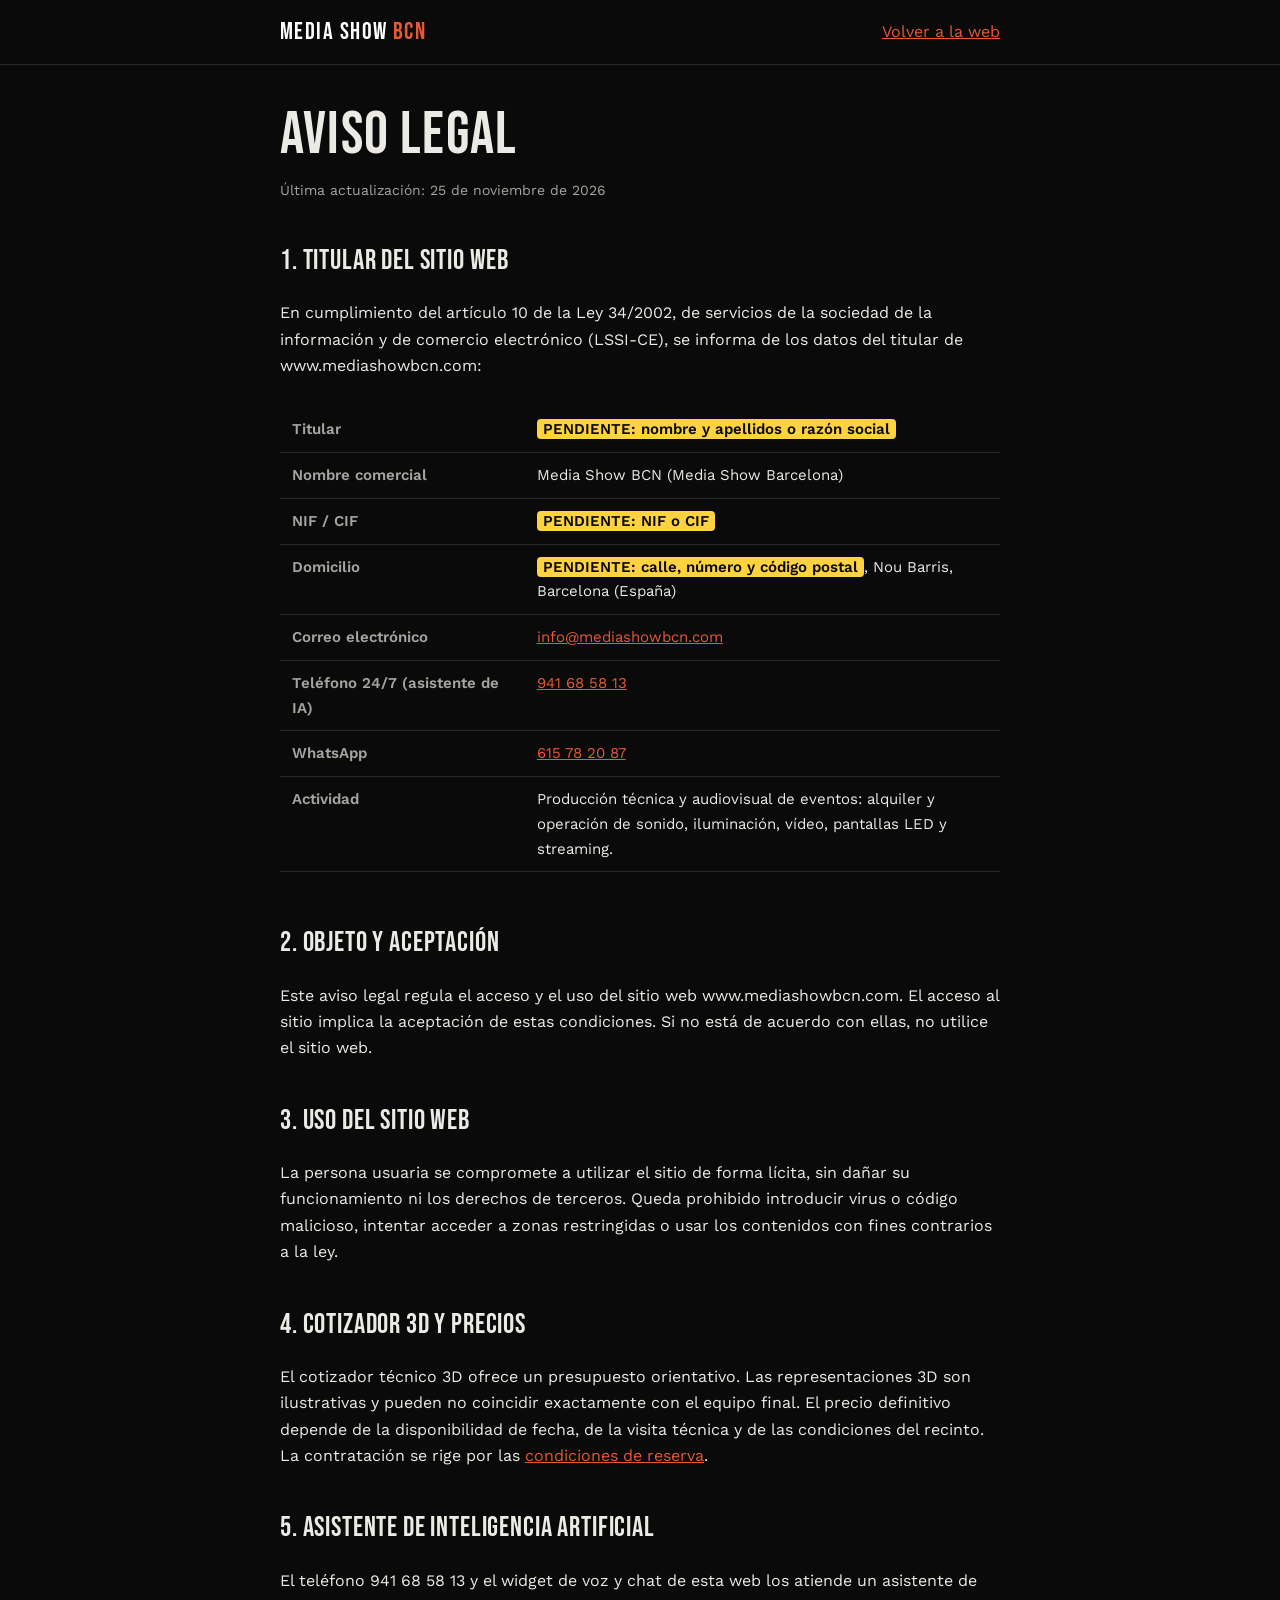
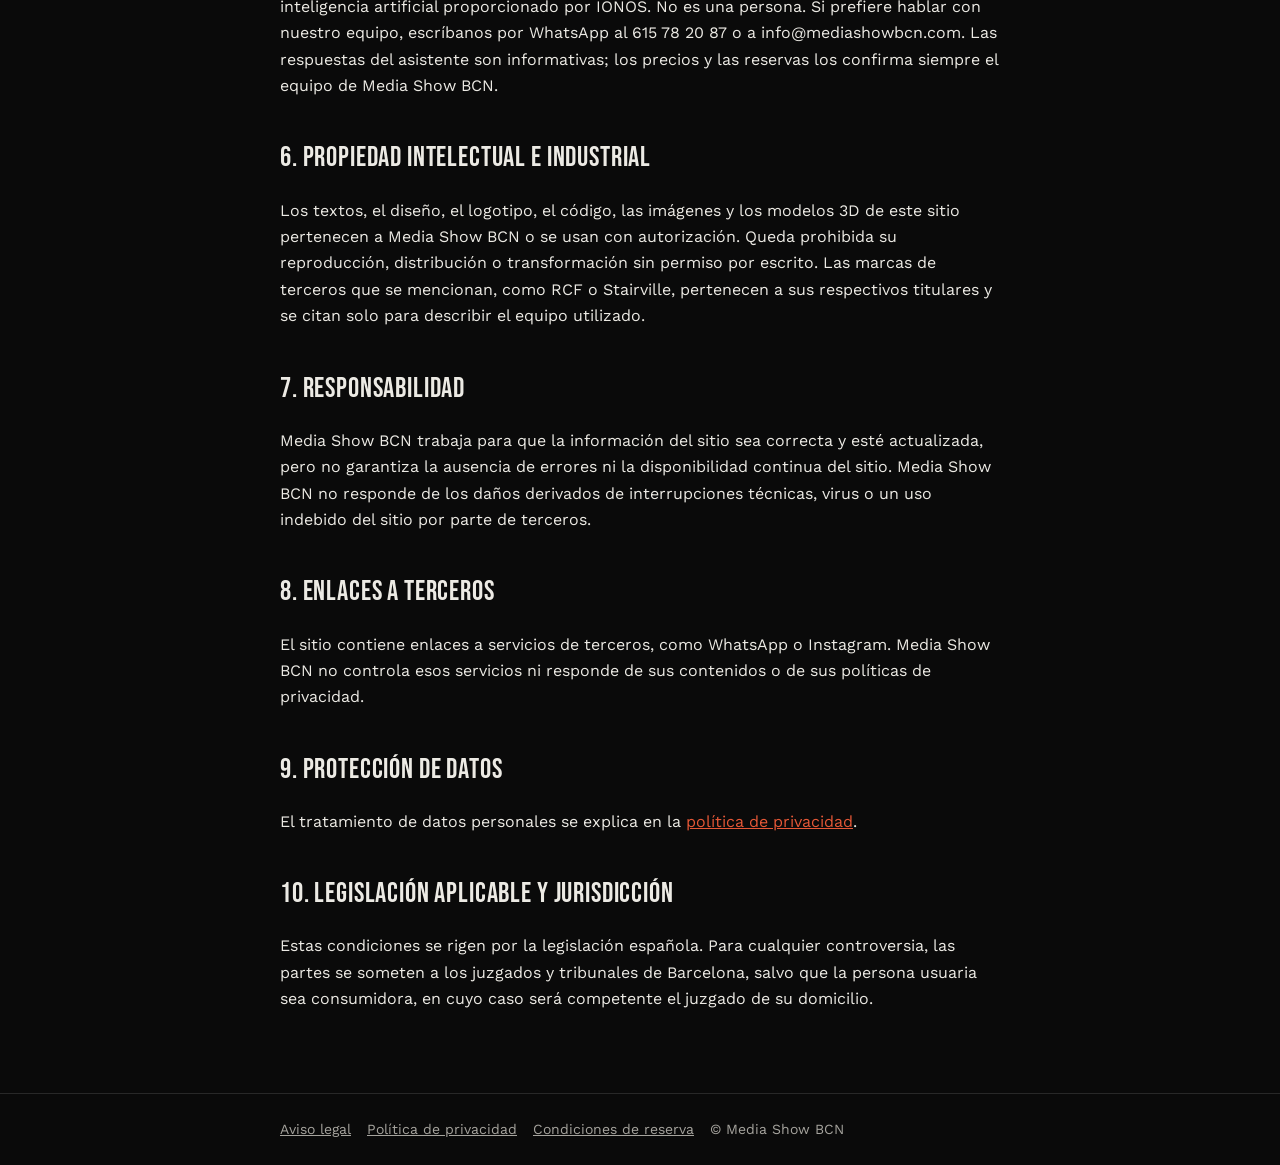
<file: mediashowbcn-web/public/aviso-legal.html>
<!DOCTYPE html>
<html lang="es">
<head>
  <meta charset="UTF-8" />
  <meta name="viewport" content="width=device-width, initial-scale=1.0, viewport-fit=cover" />
  <title>Aviso legal — Media Show BCN</title>
  <meta name="robots" content="noindex, follow" />
  <link rel="canonical" href="https://www.mediashowbcn.com/aviso-legal.html" />
  <link rel="preconnect" href="https://fonts.googleapis.com" />
  <link rel="preconnect" href="https://fonts.gstatic.com" crossorigin />
  <link href="https://fonts.googleapis.com/css2?family=Bebas+Neue&family=Work+Sans:wght@400;600&display=swap" rel="stylesheet" />
  <link rel="stylesheet" href="legal.css" />
</head>
<body>
  <header class="top"><div class="wrap"><a class="brand" href="/">MEDIA SHOW <span>BCN</span></a><a href="/">Volver a la web</a></div></header>
  <main class="wrap">
    <h1>Aviso legal</h1>
    <p class="updated">Última actualización: 25 de noviembre de 2026</p>

    <h2>1. Titular del sitio web</h2>
    <p>En cumplimiento del artículo 10 de la Ley 34/2002, de servicios de la sociedad de la información y de comercio electrónico (LSSI-CE), se informa de los datos del titular de www.mediashowbcn.com:</p>
    <div class="table-scroll"><table>
      <tr><th>Titular</th><td><mark class="pendiente">PENDIENTE: nombre y apellidos o razón social</mark></td></tr>
      <tr><th>Nombre comercial</th><td>Media Show BCN (Media Show Barcelona)</td></tr>
      <tr><th>NIF / CIF</th><td><mark class="pendiente">PENDIENTE: NIF o CIF</mark></td></tr>
      <tr><th>Domicilio</th><td><mark class="pendiente">PENDIENTE: calle, número y código postal</mark>, Nou Barris, Barcelona (España)</td></tr>
      <tr><th>Correo electrónico</th><td><a href="mailto:info@mediashowbcn.com">info@mediashowbcn.com</a></td></tr>
      <tr><th>Teléfono 24/7 (asistente de IA)</th><td><a href="tel:+34941685813">941 68 58 13</a></td></tr>
      <tr><th>WhatsApp</th><td><a href="https://wa.me/34615782087">615 78 20 87</a></td></tr>
      <tr><th>Actividad</th><td>Producción técnica y audiovisual de eventos: alquiler y operación de sonido, iluminación, vídeo, pantallas LED y streaming.</td></tr>
    </table></div>

    <h2>2. Objeto y aceptación</h2>
    <p>Este aviso legal regula el acceso y el uso del sitio web www.mediashowbcn.com. El acceso al sitio implica la aceptación de estas condiciones. Si no está de acuerdo con ellas, no utilice el sitio web.</p>

    <h2>3. Uso del sitio web</h2>
    <p>La persona usuaria se compromete a utilizar el sitio de forma lícita, sin dañar su funcionamiento ni los derechos de terceros. Queda prohibido introducir virus o código malicioso, intentar acceder a zonas restringidas o usar los contenidos con fines contrarios a la ley.</p>

    <h2>4. Cotizador 3D y precios</h2>
    <p>El cotizador técnico 3D ofrece un presupuesto orientativo. Las representaciones 3D son ilustrativas y pueden no coincidir exactamente con el equipo final. El precio definitivo depende de la disponibilidad de fecha, de la visita técnica y de las condiciones del recinto. La contratación se rige por las <a href="condiciones-reserva.html">condiciones de reserva</a>.</p>

    <h2>5. Asistente de inteligencia artificial</h2>
    <p>El teléfono 941 68 58 13 y el widget de voz y chat de esta web los atiende un asistente de inteligencia artificial proporcionado por IONOS. No es una persona. Si prefiere hablar con nuestro equipo, escríbanos por WhatsApp al 615 78 20 87 o a info@mediashowbcn.com. Las respuestas del asistente son informativas; los precios y las reservas los confirma siempre el equipo de Media Show BCN.</p>

    <h2>6. Propiedad intelectual e industrial</h2>
    <p>Los textos, el diseño, el logotipo, el código, las imágenes y los modelos 3D de este sitio pertenecen a Media Show BCN o se usan con autorización. Queda prohibida su reproducción, distribución o transformación sin permiso por escrito. Las marcas de terceros que se mencionan, como RCF o Stairville, pertenecen a sus respectivos titulares y se citan solo para describir el equipo utilizado.</p>

    <h2>7. Responsabilidad</h2>
    <p>Media Show BCN trabaja para que la información del sitio sea correcta y esté actualizada, pero no garantiza la ausencia de errores ni la disponibilidad continua del sitio. Media Show BCN no responde de los daños derivados de interrupciones técnicas, virus o un uso indebido del sitio por parte de terceros.</p>

    <h2>8. Enlaces a terceros</h2>
    <p>El sitio contiene enlaces a servicios de terceros, como WhatsApp o Instagram. Media Show BCN no controla esos servicios ni responde de sus contenidos o de sus políticas de privacidad.</p>

    <h2>9. Protección de datos</h2>
    <p>El tratamiento de datos personales se explica en la <a href="privacidad.html">política de privacidad</a>.</p>

    <h2>10. Legislación aplicable y jurisdicción</h2>
    <p>Estas condiciones se rigen por la legislación española. Para cualquier controversia, las partes se someten a los juzgados y tribunales de Barcelona, salvo que la persona usuaria sea consumidora, en cuyo caso será competente el juzgado de su domicilio.</p>
  </main>
  <footer><div class="wrap"><a href="aviso-legal.html">Aviso legal</a><a href="privacidad.html">Política de privacidad</a><a href="condiciones-reserva.html">Condiciones de reserva</a><span>© Media Show BCN</span></div></footer>
</body>
</html>
</file>
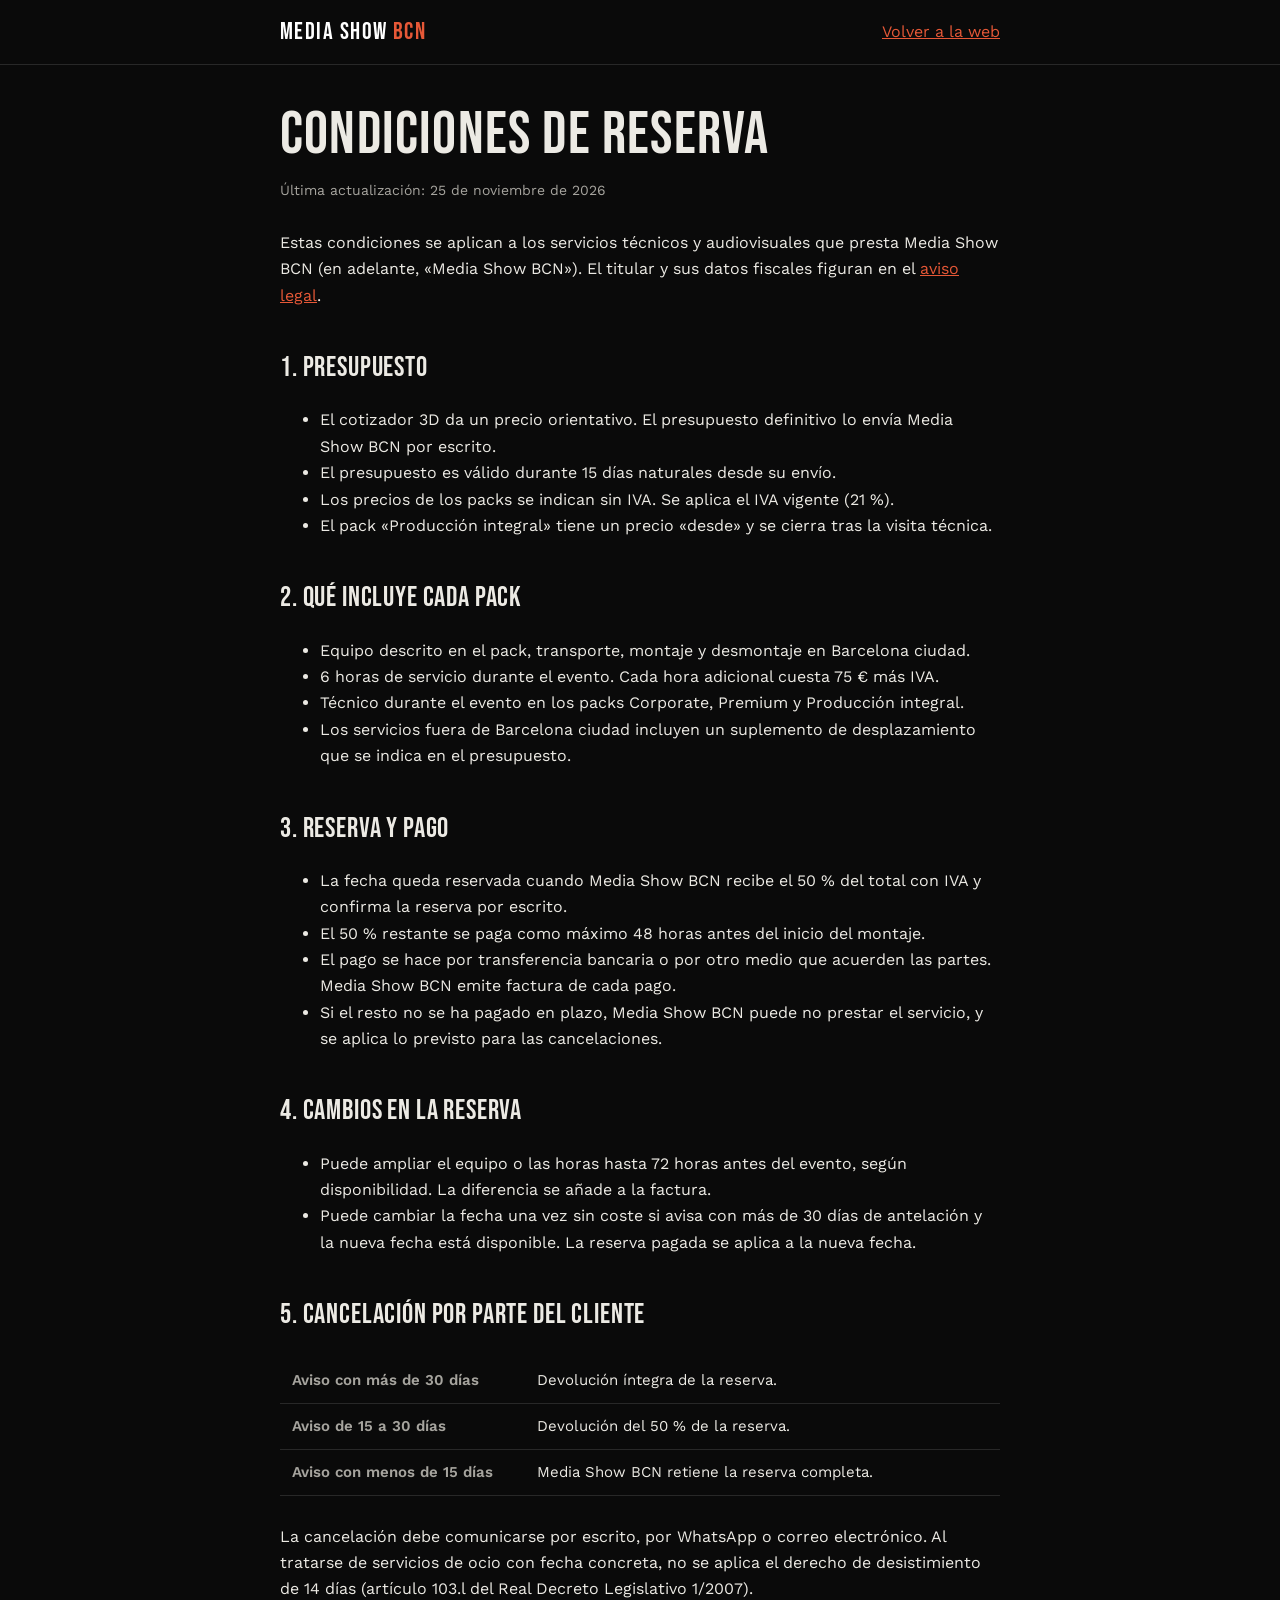
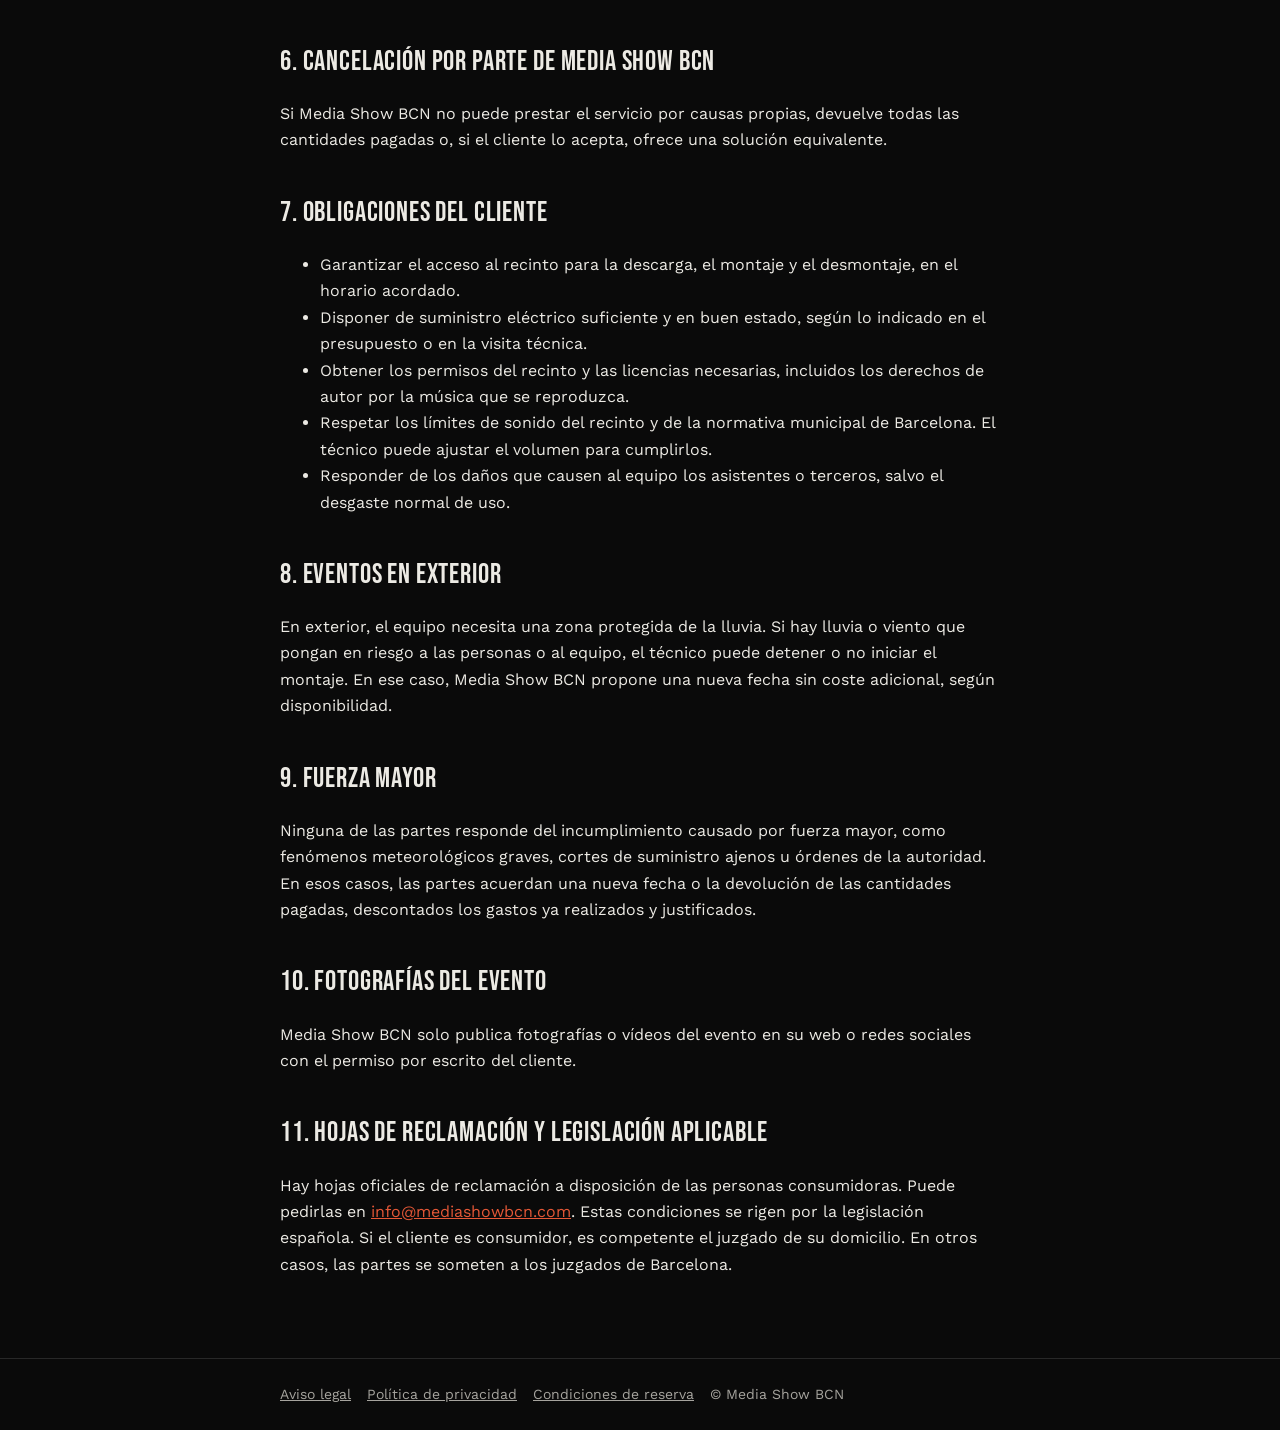
<file: mediashowbcn-web/public/condiciones-reserva.html>
<!DOCTYPE html>
<html lang="es">
<head>
  <meta charset="UTF-8" />
  <meta name="viewport" content="width=device-width, initial-scale=1.0, viewport-fit=cover" />
  <title>Condiciones de reserva — Media Show BCN</title>
  <meta name="description" content="Condiciones de presupuesto, reserva, pago y cancelación de los servicios técnicos de Media Show BCN en Barcelona." />
  <link rel="canonical" href="https://www.mediashowbcn.com/condiciones-reserva.html" />
  <link rel="preconnect" href="https://fonts.googleapis.com" />
  <link rel="preconnect" href="https://fonts.gstatic.com" crossorigin />
  <link href="https://fonts.googleapis.com/css2?family=Bebas+Neue&family=Work+Sans:wght@400;600&display=swap" rel="stylesheet" />
  <link rel="stylesheet" href="legal.css" />
</head>
<body>
  <header class="top"><div class="wrap"><a class="brand" href="/">MEDIA SHOW <span>BCN</span></a><a href="/">Volver a la web</a></div></header>
  <main class="wrap">
    <h1>Condiciones de reserva</h1>
    <p class="updated">Última actualización: 25 de noviembre de 2026</p>
    <p>Estas condiciones se aplican a los servicios técnicos y audiovisuales que presta Media Show BCN (en adelante, «Media Show BCN»). El titular y sus datos fiscales figuran en el <a href="aviso-legal.html">aviso legal</a>.</p>

    <h2>1. Presupuesto</h2>
    <ul>
      <li>El cotizador 3D da un precio orientativo. El presupuesto definitivo lo envía Media Show BCN por escrito.</li>
      <li>El presupuesto es válido durante 15 días naturales desde su envío.</li>
      <li>Los precios de los packs se indican sin IVA. Se aplica el IVA vigente (21 %).</li>
      <li>El pack «Producción integral» tiene un precio «desde» y se cierra tras la visita técnica.</li>
    </ul>

    <h2>2. Qué incluye cada pack</h2>
    <ul>
      <li>Equipo descrito en el pack, transporte, montaje y desmontaje en Barcelona ciudad.</li>
      <li>6 horas de servicio durante el evento. Cada hora adicional cuesta 75 € más IVA.</li>
      <li>Técnico durante el evento en los packs Corporate, Premium y Producción integral.</li>
      <li>Los servicios fuera de Barcelona ciudad incluyen un suplemento de desplazamiento que se indica en el presupuesto.</li>
    </ul>

    <h2>3. Reserva y pago</h2>
    <ul>
      <li>La fecha queda reservada cuando Media Show BCN recibe el 50 % del total con IVA y confirma la reserva por escrito.</li>
      <li>El 50 % restante se paga como máximo 48 horas antes del inicio del montaje.</li>
      <li>El pago se hace por transferencia bancaria o por otro medio que acuerden las partes. Media Show BCN emite factura de cada pago.</li>
      <li>Si el resto no se ha pagado en plazo, Media Show BCN puede no prestar el servicio, y se aplica lo previsto para las cancelaciones.</li>
    </ul>

    <h2>4. Cambios en la reserva</h2>
    <ul>
      <li>Puede ampliar el equipo o las horas hasta 72 horas antes del evento, según disponibilidad. La diferencia se añade a la factura.</li>
      <li>Puede cambiar la fecha una vez sin coste si avisa con más de 30 días de antelación y la nueva fecha está disponible. La reserva pagada se aplica a la nueva fecha.</li>
    </ul>

    <h2>5. Cancelación por parte del cliente</h2>
    <div class="table-scroll"><table>
      <tr><th>Aviso con más de 30 días</th><td>Devolución íntegra de la reserva.</td></tr>
      <tr><th>Aviso de 15 a 30 días</th><td>Devolución del 50 % de la reserva.</td></tr>
      <tr><th>Aviso con menos de 15 días</th><td>Media Show BCN retiene la reserva completa.</td></tr>
    </table></div>
    <p>La cancelación debe comunicarse por escrito, por WhatsApp o correo electrónico. Al tratarse de servicios de ocio con fecha concreta, no se aplica el derecho de desistimiento de 14 días (artículo 103.l del Real Decreto Legislativo 1/2007).</p>

    <h2>6. Cancelación por parte de Media Show BCN</h2>
    <p>Si Media Show BCN no puede prestar el servicio por causas propias, devuelve todas las cantidades pagadas o, si el cliente lo acepta, ofrece una solución equivalente.</p>

    <h2>7. Obligaciones del cliente</h2>
    <ul>
      <li>Garantizar el acceso al recinto para la descarga, el montaje y el desmontaje, en el horario acordado.</li>
      <li>Disponer de suministro eléctrico suficiente y en buen estado, según lo indicado en el presupuesto o en la visita técnica.</li>
      <li>Obtener los permisos del recinto y las licencias necesarias, incluidos los derechos de autor por la música que se reproduzca.</li>
      <li>Respetar los límites de sonido del recinto y de la normativa municipal de Barcelona. El técnico puede ajustar el volumen para cumplirlos.</li>
      <li>Responder de los daños que causen al equipo los asistentes o terceros, salvo el desgaste normal de uso.</li>
    </ul>

    <h2>8. Eventos en exterior</h2>
    <p>En exterior, el equipo necesita una zona protegida de la lluvia. Si hay lluvia o viento que pongan en riesgo a las personas o al equipo, el técnico puede detener o no iniciar el montaje. En ese caso, Media Show BCN propone una nueva fecha sin coste adicional, según disponibilidad.</p>

    <h2>9. Fuerza mayor</h2>
    <p>Ninguna de las partes responde del incumplimiento causado por fuerza mayor, como fenómenos meteorológicos graves, cortes de suministro ajenos u órdenes de la autoridad. En esos casos, las partes acuerdan una nueva fecha o la devolución de las cantidades pagadas, descontados los gastos ya realizados y justificados.</p>

    <h2>10. Fotografías del evento</h2>
    <p>Media Show BCN solo publica fotografías o vídeos del evento en su web o redes sociales con el permiso por escrito del cliente.</p>

    <h2>11. Hojas de reclamación y legislación aplicable</h2>
    <p>Hay hojas oficiales de reclamación a disposición de las personas consumidoras. Puede pedirlas en <a href="mailto:info@mediashowbcn.com">info@mediashowbcn.com</a>. Estas condiciones se rigen por la legislación española. Si el cliente es consumidor, es competente el juzgado de su domicilio. En otros casos, las partes se someten a los juzgados de Barcelona.</p>
  </main>
  <footer><div class="wrap"><a href="aviso-legal.html">Aviso legal</a><a href="privacidad.html">Política de privacidad</a><a href="condiciones-reserva.html">Condiciones de reserva</a><span>© Media Show BCN</span></div></footer>
</body>
</html>
</file>
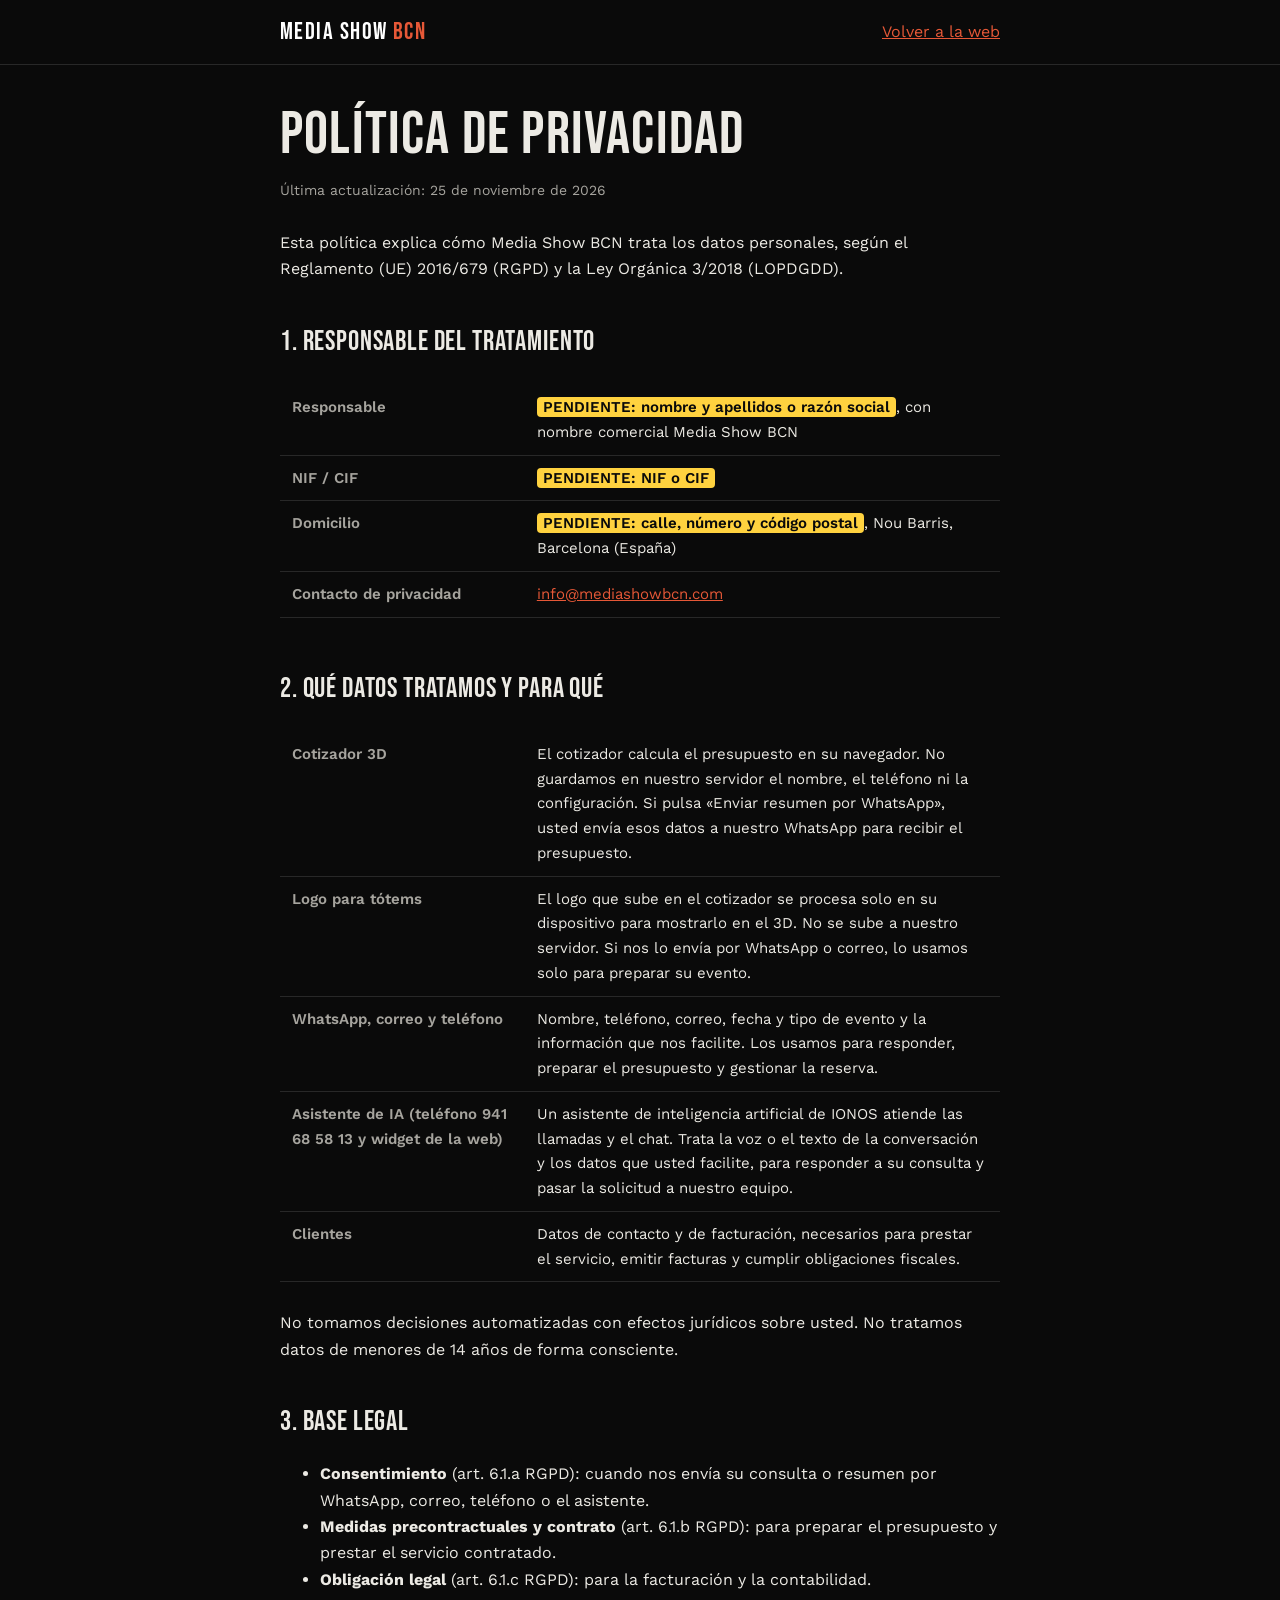
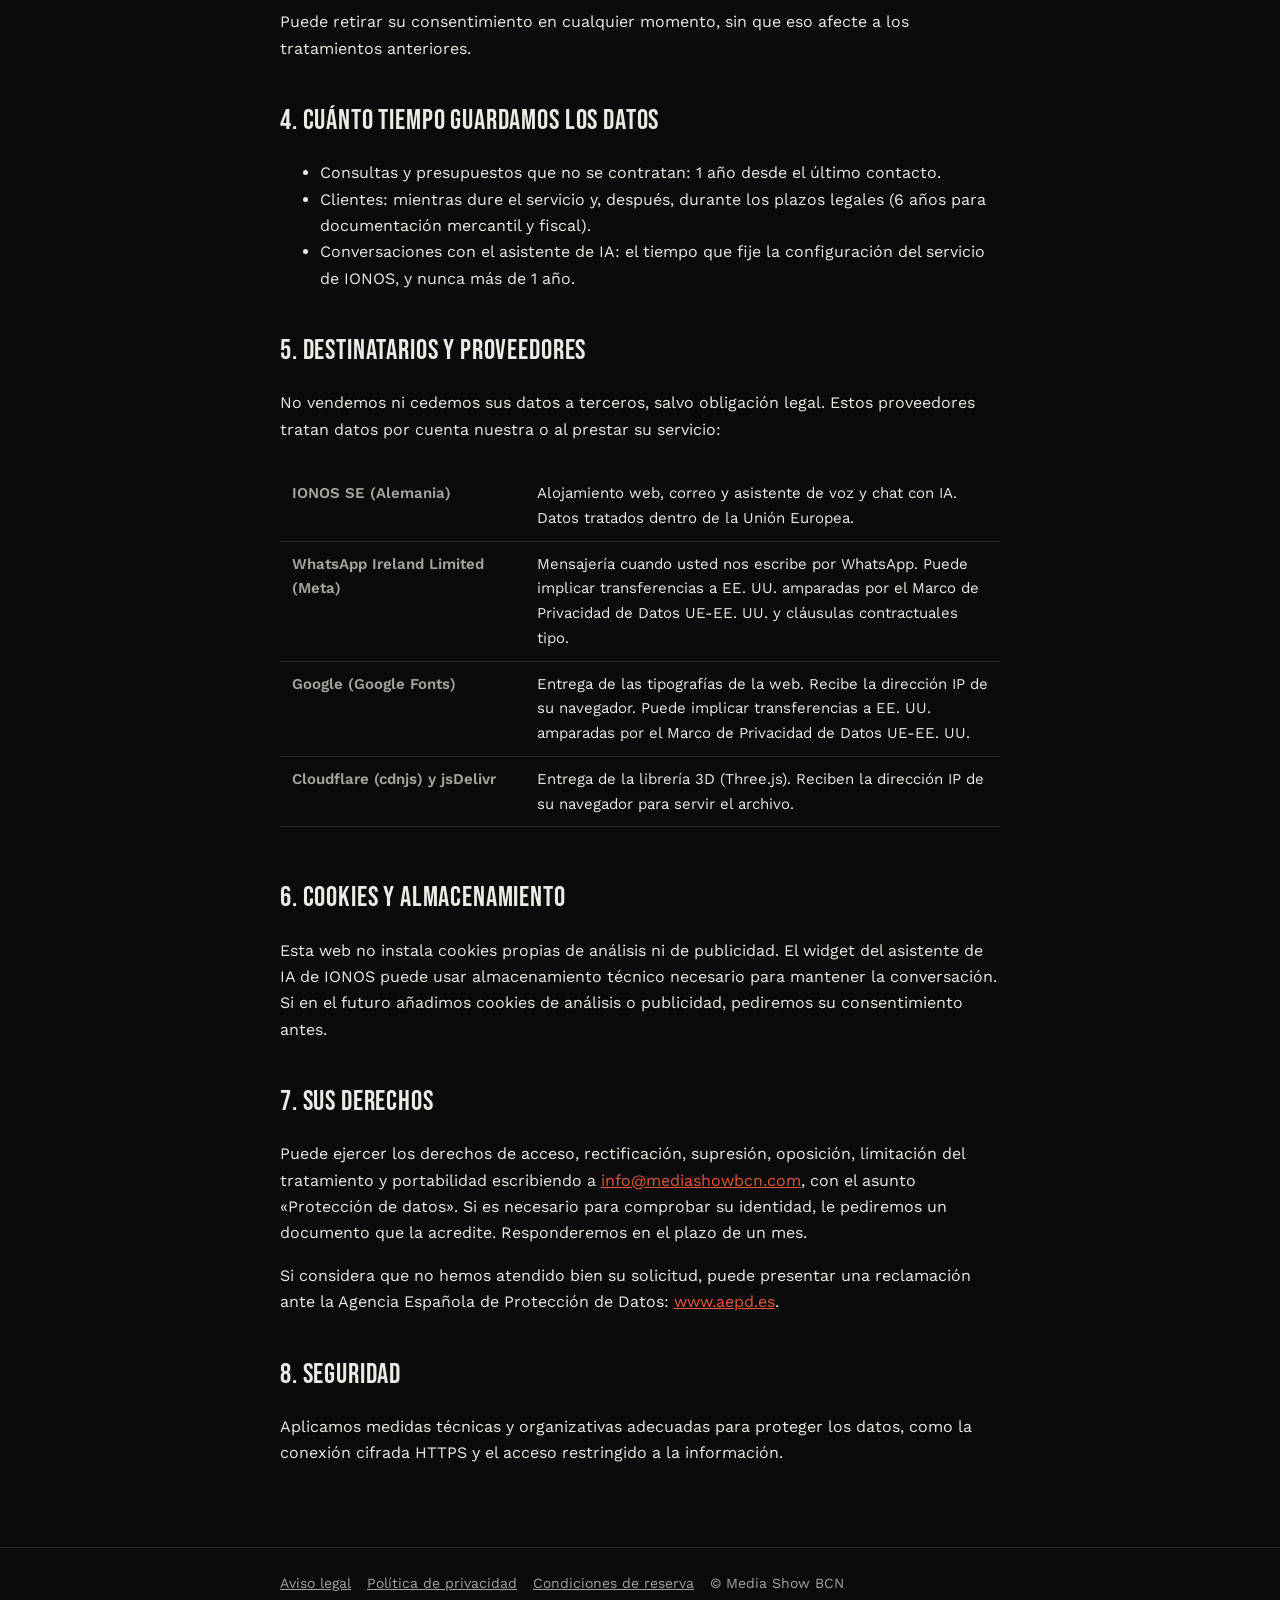
<file: mediashowbcn-web/public/privacidad.html>
<!DOCTYPE html>
<html lang="es">
<head>
  <meta charset="UTF-8" />
  <meta name="viewport" content="width=device-width, initial-scale=1.0, viewport-fit=cover" />
  <title>Política de privacidad — Media Show BCN</title>
  <meta name="robots" content="noindex, follow" />
  <link rel="canonical" href="https://www.mediashowbcn.com/privacidad.html" />
  <link rel="preconnect" href="https://fonts.googleapis.com" />
  <link rel="preconnect" href="https://fonts.gstatic.com" crossorigin />
  <link href="https://fonts.googleapis.com/css2?family=Bebas+Neue&family=Work+Sans:wght@400;600&display=swap" rel="stylesheet" />
  <link rel="stylesheet" href="legal.css" />
</head>
<body>
  <header class="top"><div class="wrap"><a class="brand" href="/">MEDIA SHOW <span>BCN</span></a><a href="/">Volver a la web</a></div></header>
  <main class="wrap">
    <h1>Política de privacidad</h1>
    <p class="updated">Última actualización: 25 de noviembre de 2026</p>
    <p>Esta política explica cómo Media Show BCN trata los datos personales, según el Reglamento (UE) 2016/679 (RGPD) y la Ley Orgánica 3/2018 (LOPDGDD).</p>

    <h2>1. Responsable del tratamiento</h2>
    <div class="table-scroll"><table>
      <tr><th>Responsable</th><td><mark class="pendiente">PENDIENTE: nombre y apellidos o razón social</mark>, con nombre comercial Media Show BCN</td></tr>
      <tr><th>NIF / CIF</th><td><mark class="pendiente">PENDIENTE: NIF o CIF</mark></td></tr>
      <tr><th>Domicilio</th><td><mark class="pendiente">PENDIENTE: calle, número y código postal</mark>, Nou Barris, Barcelona (España)</td></tr>
      <tr><th>Contacto de privacidad</th><td><a href="mailto:info@mediashowbcn.com">info@mediashowbcn.com</a></td></tr>
    </table></div>

    <h2>2. Qué datos tratamos y para qué</h2>
    <div class="table-scroll"><table>
      <tr><th>Cotizador 3D</th><td>El cotizador calcula el presupuesto en su navegador. No guardamos en nuestro servidor el nombre, el teléfono ni la configuración. Si pulsa «Enviar resumen por WhatsApp», usted envía esos datos a nuestro WhatsApp para recibir el presupuesto.</td></tr>
      <tr><th>Logo para tótems</th><td>El logo que sube en el cotizador se procesa solo en su dispositivo para mostrarlo en el 3D. No se sube a nuestro servidor. Si nos lo envía por WhatsApp o correo, lo usamos solo para preparar su evento.</td></tr>
      <tr><th>WhatsApp, correo y teléfono</th><td>Nombre, teléfono, correo, fecha y tipo de evento y la información que nos facilite. Los usamos para responder, preparar el presupuesto y gestionar la reserva.</td></tr>
      <tr><th>Asistente de IA (teléfono 941 68 58 13 y widget de la web)</th><td>Un asistente de inteligencia artificial de IONOS atiende las llamadas y el chat. Trata la voz o el texto de la conversación y los datos que usted facilite, para responder a su consulta y pasar la solicitud a nuestro equipo.</td></tr>
      <tr><th>Clientes</th><td>Datos de contacto y de facturación, necesarios para prestar el servicio, emitir facturas y cumplir obligaciones fiscales.</td></tr>
    </table></div>
    <p>No tomamos decisiones automatizadas con efectos jurídicos sobre usted. No tratamos datos de menores de 14 años de forma consciente.</p>

    <h2>3. Base legal</h2>
    <ul>
      <li><strong>Consentimiento</strong> (art. 6.1.a RGPD): cuando nos envía su consulta o resumen por WhatsApp, correo, teléfono o el asistente.</li>
      <li><strong>Medidas precontractuales y contrato</strong> (art. 6.1.b RGPD): para preparar el presupuesto y prestar el servicio contratado.</li>
      <li><strong>Obligación legal</strong> (art. 6.1.c RGPD): para la facturación y la contabilidad.</li>
    </ul>
    <p>Puede retirar su consentimiento en cualquier momento, sin que eso afecte a los tratamientos anteriores.</p>

    <h2>4. Cuánto tiempo guardamos los datos</h2>
    <ul>
      <li>Consultas y presupuestos que no se contratan: 1 año desde el último contacto.</li>
      <li>Clientes: mientras dure el servicio y, después, durante los plazos legales (6 años para documentación mercantil y fiscal).</li>
      <li>Conversaciones con el asistente de IA: el tiempo que fije la configuración del servicio de IONOS, y nunca más de 1 año.</li>
    </ul>

    <h2>5. Destinatarios y proveedores</h2>
    <p>No vendemos ni cedemos sus datos a terceros, salvo obligación legal. Estos proveedores tratan datos por cuenta nuestra o al prestar su servicio:</p>
    <div class="table-scroll"><table>
      <tr><th>IONOS SE (Alemania)</th><td>Alojamiento web, correo y asistente de voz y chat con IA. Datos tratados dentro de la Unión Europea.</td></tr>
      <tr><th>WhatsApp Ireland Limited (Meta)</th><td>Mensajería cuando usted nos escribe por WhatsApp. Puede implicar transferencias a EE. UU. amparadas por el Marco de Privacidad de Datos UE-EE. UU. y cláusulas contractuales tipo.</td></tr>
      <tr><th>Google (Google Fonts)</th><td>Entrega de las tipografías de la web. Recibe la dirección IP de su navegador. Puede implicar transferencias a EE. UU. amparadas por el Marco de Privacidad de Datos UE-EE. UU.</td></tr>
      <tr><th>Cloudflare (cdnjs) y jsDelivr</th><td>Entrega de la librería 3D (Three.js). Reciben la dirección IP de su navegador para servir el archivo.</td></tr>
    </table></div>

    <h2>6. Cookies y almacenamiento</h2>
    <p>Esta web no instala cookies propias de análisis ni de publicidad. El widget del asistente de IA de IONOS puede usar almacenamiento técnico necesario para mantener la conversación. Si en el futuro añadimos cookies de análisis o publicidad, pediremos su consentimiento antes.</p>

    <h2>7. Sus derechos</h2>
    <p>Puede ejercer los derechos de acceso, rectificación, supresión, oposición, limitación del tratamiento y portabilidad escribiendo a <a href="mailto:info@mediashowbcn.com">info@mediashowbcn.com</a>, con el asunto «Protección de datos». Si es necesario para comprobar su identidad, le pediremos un documento que la acredite. Responderemos en el plazo de un mes.</p>
    <p>Si considera que no hemos atendido bien su solicitud, puede presentar una reclamación ante la Agencia Española de Protección de Datos: <a href="https://www.aepd.es" target="_blank" rel="noopener">www.aepd.es</a>.</p>

    <h2>8. Seguridad</h2>
    <p>Aplicamos medidas técnicas y organizativas adecuadas para proteger los datos, como la conexión cifrada HTTPS y el acceso restringido a la información.</p>
  </main>
  <footer><div class="wrap"><a href="aviso-legal.html">Aviso legal</a><a href="privacidad.html">Política de privacidad</a><a href="condiciones-reserva.html">Condiciones de reserva</a><span>© Media Show BCN</span></div></footer>
</body>
</html>
</file>
<file: mediashowbcn-web/public/legal.css>
:root { --bg: #0A0A0A; --card: #161616; --line: #282828; --text: #ECEAE4; --gray: #A6A49E; --accent: #E65837; }
* { box-sizing: border-box; }
body { margin: 0; background: var(--bg); color: var(--text); font: 400 16px/1.65 'Work Sans', system-ui, -apple-system, sans-serif; }
a { color: var(--accent); }
.top { border-bottom: 1px solid var(--line); }
.wrap { max-width: 760px; margin: 0 auto; padding-left: max(20px, env(safe-area-inset-left)); padding-right: max(20px, env(safe-area-inset-right)); }
.top .wrap { display: flex; justify-content: space-between; align-items: center; min-height: 64px; gap: 12px; }
.brand { font-family: 'Bebas Neue', Impact, sans-serif; font-size: 24px; letter-spacing: .06em; color: #fff; text-decoration: none; white-space: nowrap; }
.brand span { color: var(--accent); }
main.wrap { padding-block: 40px 64px; }
h1 { font-family: 'Bebas Neue', Impact, sans-serif; font-weight: 400; font-size: clamp(40px, 7vw, 60px); line-height: 1; margin: 0 0 8px; letter-spacing: .02em; }
h2 { font-family: 'Bebas Neue', Impact, sans-serif; font-weight: 400; font-size: 28px; letter-spacing: .03em; margin: 36px 0 8px; }
p, li { color: var(--text); }
.updated { color: var(--gray); font-size: 14px; margin-bottom: 28px; }
table { width: 100%; border-collapse: collapse; margin: 12px 0; font-size: 15px; }
th, td { text-align: left; vertical-align: top; padding: 10px 12px; border-bottom: 1px solid var(--line); }
th { color: var(--gray); font-weight: 600; width: 34%; }
.table-scroll { overflow-x: auto; }
mark.pendiente { background: #FFD23F; color: #0A0A0A; padding: 1px 6px; border-radius: 4px; font-weight: 600; }
footer { border-top: 1px solid var(--line); color: var(--gray); font-size: 14px; }
footer .wrap { padding-block: 24px; display: flex; gap: 16px; flex-wrap: wrap; }
footer a { color: var(--gray); }
</file>
